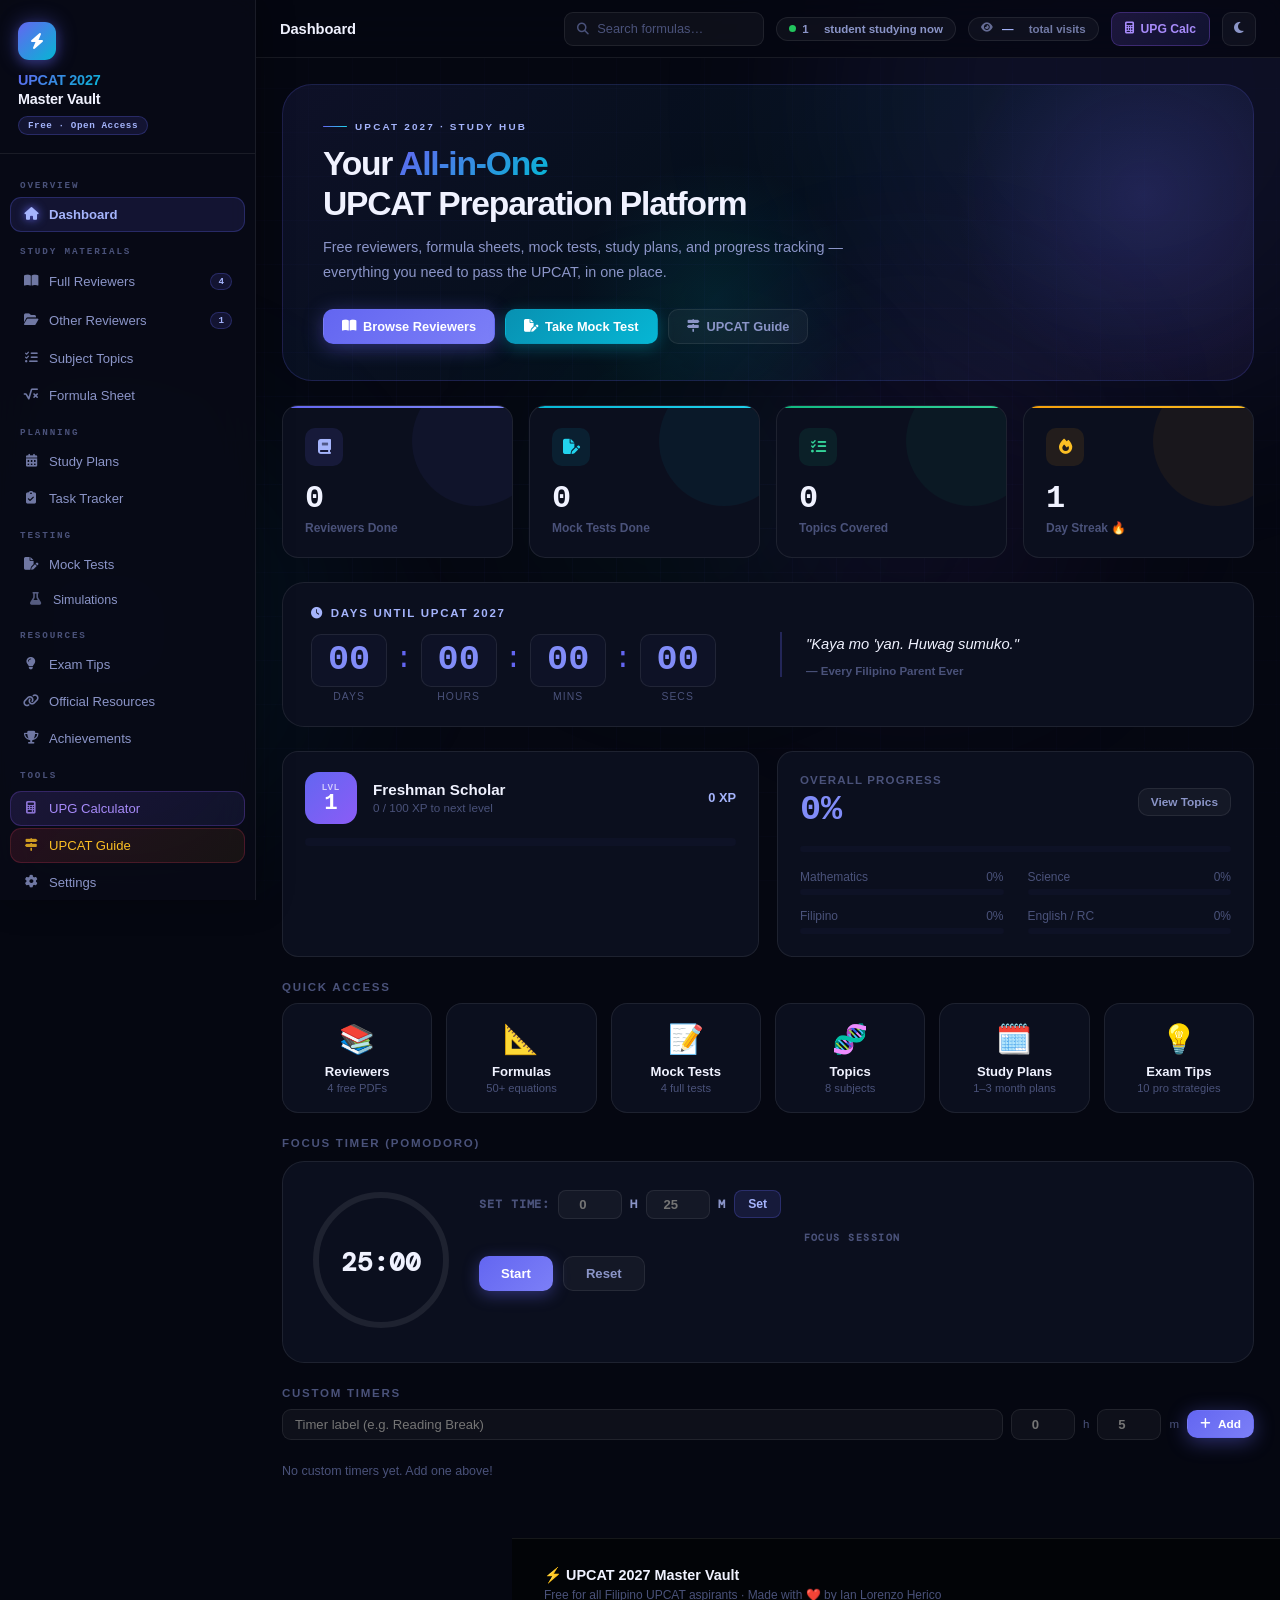
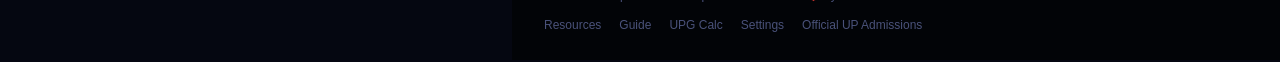
<file: index.html>
<!DOCTYPE html>
<html lang="en" data-theme="dark">
<head>
  <meta charset="UTF-8" />
  <meta name="viewport" content="width=device-width, initial-scale=1.0" />
  <title>UPCAT 2027 Master Vault — Premium Study Hub</title>
  <meta name="description" content="The ultimate free study hub for UPCAT 2027 aspirants. Reviewers, formulas, mock tests, study plans, and more." />

  <!-- Fonts -->
  <link rel="preconnect" href="https://fonts.googleapis.com" />
  <link rel="preconnect" href="https://fonts.gstatic.com" crossorigin />
  <link href="https://fonts.googleapis.com/css2?family=Syne:wght@400;600;700;800&family=DM+Mono:ital,wght@0,400;0,500;1,400&family=Inter:wght@400;500;600;700;800&display=swap" rel="stylesheet" />

  <!-- Icons -->
  <link rel="stylesheet" href="https://cdnjs.cloudflare.com/ajax/libs/font-awesome/6.5.0/css/all.min.css" />

  <!-- Stylesheet -->
  <link rel="stylesheet" href="style.css" />
</head>
<body>

<!-- ===================== LOADER ===================== -->
<div class="loader" id="loader">
  <div class="loader-logo"><span class="glow-text">UPCAT</span> Vault</div>
  <div class="loader-sub">2027 Master Study Hub</div>
  <div class="loader-progress-wrap">
    <div class="loader-progress-track">
      <div class="loader-progress-fill" id="loaderFill"></div>
    </div>
    <div class="loader-pct" id="loaderPct">0%</div>
  </div>
  <div class="loader-credit">Concept by Ian Lorenzo Herico</div>
</div>

<!-- ===================== BACKGROUNDS ===================== -->
<div class="bg-grid"></div>
<div class="bg-orbs">
  <div class="orb orb-1"></div>
  <div class="orb orb-2"></div>
  <div class="orb orb-3"></div>
  <div class="orb orb-4"></div>
</div>

<!-- ===================== OVERLAY (mobile) ===================== -->
<div class="overlay" id="overlay" onclick="closeSidebar()"></div>

<!-- ===================== APP WRAPPER ===================== -->
<div class="app">

  <!-- ==================== SIDEBAR ==================== -->
  <aside class="sidebar" id="sidebar">
    <div class="sidebar-logo">
      <div class="sidebar-logo-icon"><i class="fas fa-bolt"></i></div>
      <div class="sidebar-logo-text"><span class="hl">UPCAT 2027</span><br>Master Vault</div>
      <div class="sidebar-badge">Free · Open Access</div>
    </div>

    <nav class="sidebar-nav">
      <div class="nav-group-label">Overview</div>
      <div class="nav-item active" onclick="showSection('dashboard',this)">
        <i class="fas fa-house"></i> Dashboard
      </div>

      <div class="nav-group-label">Study Materials</div>
      <div class="nav-item" onclick="showSection('reviewers',this)">
        <i class="fas fa-book-open"></i> Full Reviewers
        <span class="nav-badge">4</span>
      </div>
      <div class="nav-item" onclick="showSection('other-reviewers',this)">
        <i class="fas fa-folder-open"></i> Other Reviewers
        <span class="nav-badge">1</span>
      </div>
      <div class="nav-item" onclick="showSection('topics',this)">
        <i class="fas fa-list-check"></i> Subject Topics
      </div>
      <div class="nav-item" onclick="showSection('formulas',this)">
        <i class="fas fa-square-root-variable"></i> Formula Sheet
      </div>

      <div class="nav-group-label">Planning</div>
      <div class="nav-item" onclick="showSection('plans',this)">
        <i class="fas fa-calendar-days"></i> Study Plans
      </div>
      <div class="nav-item" onclick="showSection('tasks',this)">
        <i class="fas fa-clipboard-check"></i> Task Tracker
      </div>

      <div class="nav-group-label">Testing</div>
      <div class="nav-item" onclick="showSection('mocks',this)">
        <i class="fas fa-file-pen"></i> Mock Tests
      </div>
      <div class="nav-item" onclick="showSection('mocks',this)" style="margin-left:4px;font-size:0.78rem;padding:8px 12px;">
        <i class="fas fa-flask" style="opacity:0.6;"></i> Simulations
      </div>

      <div class="nav-group-label">Resources</div>
      <div class="nav-item" onclick="showSection('tips',this)">
        <i class="fas fa-lightbulb"></i> Exam Tips
      </div>
      <div class="nav-item" onclick="showSection('official',this)">
        <i class="fas fa-link"></i> Official Resources
      </div>
      <div class="nav-item" onclick="showSection('achievements',this)">
        <i class="fas fa-trophy"></i> Achievements
      </div>

      <div class="nav-group-label">Tools</div>
      <div class="nav-item nav-upg" onclick="showSection('upg',this)">
        <i class="fas fa-calculator"></i> UPG Calculator
      </div>
      <div class="nav-item nav-guide" onclick="showSection('guide',this)">
        <i class="fas fa-map-signs"></i> UPCAT Guide
      </div>
      <div class="nav-item" onclick="showSection('settings',this)">
        <i class="fas fa-gear"></i> Settings
      </div>
      <div class="nav-item" onclick="showSection('credits',this)">
        <i class="fas fa-heart"></i> Credits
      </div>
    </nav>

    <div class="sidebar-footer">
      Free for all UPCAT aspirants<br>
      Made with ❤️ by <span class="credit-name">Ian Lorenzo Herico</span><br>
      UPCAT 2027 · All rights reserved
    </div>
  </aside>

  <!-- ==================== MAIN ==================== -->
  <div class="main">

    <!-- TOPBAR -->
    <header class="topbar">
      <button class="topbar-btn hamburger" onclick="toggleSidebar()" aria-label="Menu">
        <i class="fas fa-bars"></i>
      </button>
      <div class="topbar-title" id="topbar-title">Dashboard</div>
      <div class="search-bar">
        <i class="fas fa-magnifying-glass"></i>
        <input type="text" id="globalSearch" placeholder="Search formulas…" oninput="handleSearch(this.value)" />
      </div>
      <!-- Live visitor counter -->
      <div class="visitor-counter" aria-label="Live study session counter">
        <span class="visitor-dot"></span>
        <span id="visitor-count">1</span>&nbsp;<span id="visitor-label">student studying now</span>
      </div>
      <!-- Total visits counter -->
      <div class="visitor-counter total-visits-counter" aria-label="Total website visits" title="Total times this site has been opened">
        <i class="fas fa-eye" style="font-size:0.65rem;opacity:0.7;margin-right:3px;"></i>
        <span id="total-visit-count">—</span>&nbsp;<span class="total-visits-label">total visits</span>
      </div>
      <button class="topbar-upg-btn" onclick="showSection('upg')">
        <i class="fas fa-calculator"></i> <span class="btn-text">UPG Calc</span>
      </button>
      <button class="topbar-btn" id="themeBtn" onclick="toggleTheme()" aria-label="Toggle theme">
        <i class="fas fa-moon"></i>
      </button>
    </header>

    <!-- CONTENT -->
    <main class="content">

      <!-- ============ DASHBOARD ============ -->
      <section class="section active" id="sec-dashboard">
        <!-- Hero Banner -->
        <div class="hero-banner fade-up">
          <div class="hero-eyebrow">UPCAT 2027 · Study Hub</div>
          <h2>Your <span class="gradient-text">All-in-One</span><br>UPCAT Preparation Platform</h2>
          <p>Free reviewers, formula sheets, mock tests, study plans, and progress tracking — everything you need to pass the UPCAT, in one place.</p>
          <div class="hero-cta">
            <button class="btn btn-primary" onclick="showSection('reviewers')">
              <i class="fas fa-book-open"></i> Browse Reviewers
            </button>
            <button class="btn btn-cyan" onclick="showSection('mocks')">
              <i class="fas fa-file-pen"></i> Take Mock Test
            </button>
            <button class="btn btn-secondary" onclick="showSection('guide')">
              <i class="fas fa-map-signs"></i> UPCAT Guide
            </button>
          </div>
        </div>

        <!-- Stats Grid -->
        <div class="grid-4 mb-24 fade-up">
          <div class="stat-card s-indigo">
            <div class="stat-icon si-indigo"><i class="fas fa-book"></i></div>
            <div class="stat-value" id="stat-pdfs">0</div>
            <div class="stat-label">Reviewers Done</div>
          </div>
          <div class="stat-card s-cyan">
            <div class="stat-icon si-cyan"><i class="fas fa-file-pen"></i></div>
            <div class="stat-value" id="stat-mocks">0</div>
            <div class="stat-label">Mock Tests Done</div>
          </div>
          <div class="stat-card s-emerald">
            <div class="stat-icon si-emerald"><i class="fas fa-list-check"></i></div>
            <div class="stat-value" id="stat-topics">0</div>
            <div class="stat-label">Topics Covered</div>
          </div>
          <div class="stat-card s-amber">
            <div class="stat-icon si-amber"><i class="fas fa-fire"></i></div>
            <div class="stat-value" id="stat-streak">0</div>
            <div class="stat-label">Day Streak 🔥</div>
          </div>
        </div>

        <!-- Countdown + Quote -->
        <div class="countdown-wrap mb-24 fade-up">
          <div>
            <div class="countdown-label"><i class="fas fa-clock" style="margin-right:6px;"></i>Days Until UPCAT 2027</div>
            <div class="countdown-units">
              <div class="countdown-unit">
                <div class="countdown-num" id="cd-days">--</div>
                <span>Days</span>
              </div>
              <div class="countdown-sep">:</div>
              <div class="countdown-unit">
                <div class="countdown-num" id="cd-hrs">--</div>
                <span>Hours</span>
              </div>
              <div class="countdown-sep">:</div>
              <div class="countdown-unit">
                <div class="countdown-num" id="cd-min">--</div>
                <span>Mins</span>
              </div>
              <div class="countdown-sep">:</div>
              <div class="countdown-unit">
                <div class="countdown-num" id="cd-sec">--</div>
                <span>Secs</span>
              </div>
            </div>
          </div>
          <div class="quote-wrap">
            <div class="quote-text" id="quote-text">"Loading your daily motivation…"</div>
            <div class="quote-author" id="quote-author">— UPCAT 2027 Vault</div>
          </div>
        </div>

        <!-- XP Bar + Progress -->
        <div class="grid-2 mb-24">
          <div class="xp-bar-wrap fade-up">
            <div class="xp-top">
              <div class="xp-level-badge">
                <div class="xp-level-label">LVL</div>
                <div class="xp-level-num" id="xp-level">1</div>
              </div>
              <div class="xp-info">
                <div class="xp-title" id="xp-rank">Freshman Scholar</div>
                <div class="xp-sub" id="xp-sub">0 / 100 XP to next level</div>
              </div>
              <div style="font-size:0.8rem;color:var(--accent-3);font-weight:700;" id="xp-total">0 XP</div>
            </div>
            <div class="xp-track"><div class="xp-fill" id="xp-fill" style="width:0%"></div></div>
          </div>

          <div class="progress-panel fade-up">
            <div class="progress-panel-header">
              <div>
                <div style="font-size:0.72rem;color:var(--text-muted);font-weight:700;letter-spacing:0.1em;margin-bottom:4px;">OVERALL PROGRESS</div>
                <div class="overall-pct" id="overall-pct">0%</div>
              </div>
              <button class="btn btn-secondary btn-sm" onclick="showSection('topics')">View Topics</button>
            </div>
            <div class="progress-track mb-24" style="margin-bottom:18px;">
              <div class="progress-fill" id="overall-bar" style="width:0%"></div>
            </div>
            <div class="subject-bars">
              <div><div class="progress-label"><span>Mathematics</span><span id="pct-math">0%</span></div><div class="progress-track"><div class="progress-fill" id="bar-math" style="width:0%;background:linear-gradient(90deg,#6366f1,#818cf8)"></div></div></div>
              <div><div class="progress-label"><span>Science</span><span id="pct-sci">0%</span></div><div class="progress-track"><div class="progress-fill" id="bar-sci" style="width:0%;background:linear-gradient(90deg,#10b981,#34d399)"></div></div></div>
              <div><div class="progress-label"><span>Filipino</span><span id="pct-fil">0%</span></div><div class="progress-track"><div class="progress-fill" id="bar-fil" style="width:0%;background:linear-gradient(90deg,#f43f5e,#fb7185)"></div></div></div>
              <div><div class="progress-label"><span>English / RC</span><span id="pct-eng">0%</span></div><div class="progress-track"><div class="progress-fill" id="bar-eng" style="width:0%;background:linear-gradient(90deg,#818cf8,#a5b4fc)"></div></div></div>
            </div>
          </div>
        </div>

        <!-- Quick Access -->
        <div style="margin-bottom:10px;font-size:0.72rem;font-weight:700;color:var(--text-muted);letter-spacing:0.15em;text-transform:uppercase;" class="fade-up">Quick Access</div>
        <div class="quick-grid mb-24 fade-up">
          <div class="quick-card" onclick="showSection('reviewers')">
            <div class="quick-icon">📚</div>
            <div class="quick-title">Reviewers</div>
            <div class="quick-sub">4 free PDFs</div>
          </div>
          <div class="quick-card" onclick="showSection('formulas')">
            <div class="quick-icon">📐</div>
            <div class="quick-title">Formulas</div>
            <div class="quick-sub">50+ equations</div>
          </div>
          <div class="quick-card" onclick="showSection('mocks')">
            <div class="quick-icon">📝</div>
            <div class="quick-title">Mock Tests</div>
            <div class="quick-sub">4 full tests</div>
          </div>
          <div class="quick-card" onclick="showSection('topics')">
            <div class="quick-icon">🧬</div>
            <div class="quick-title">Topics</div>
            <div class="quick-sub">8 subjects</div>
          </div>
          <div class="quick-card" onclick="showSection('plans')">
            <div class="quick-icon">🗓️</div>
            <div class="quick-title">Study Plans</div>
            <div class="quick-sub">1–3 month plans</div>
          </div>
          <div class="quick-card" onclick="showSection('tips')">
            <div class="quick-icon">💡</div>
            <div class="quick-title">Exam Tips</div>
            <div class="quick-sub">10 pro strategies</div>
          </div>
        </div>

        <!-- Pomodoro Timer -->
        <div class="mb-24 fade-up">
          <div style="font-size:0.72rem;font-weight:700;color:var(--text-muted);letter-spacing:0.15em;text-transform:uppercase;margin-bottom:12px;">Focus Timer (Pomodoro)</div>
          <div class="pomo-wrap">
            <div class="pomo-svg-wrap">
              <svg width="140" height="140" viewBox="0 0 140 140">
                <defs>
                  <linearGradient id="pomoGrad" x1="0%" y1="0%" x2="100%" y2="0%">
                    <stop offset="0%" stop-color="#6366f1"/>
                    <stop offset="100%" stop-color="#06b6d4"/>
                  </linearGradient>
                </defs>
                <circle class="pomo-track" cx="70" cy="70" r="65"/>
                <circle class="pomo-progress" id="pomo-circle" cx="70" cy="70" r="65" transform="rotate(-90 70 70)"/>
              </svg>
              <div class="pomo-display" id="pomo-display">25:00</div>
            </div>
            <!-- Custom time input -->
            <div style="flex:1;min-width:0;">
              <div class="pomo-custom-wrap">
                <label>Set Time:</label>
                <input type="number" class="pomo-time-input" id="pomo-hrs-input" min="0" max="23" placeholder="0" title="Hours" />
                <label style="color:var(--text-secondary);">h</label>
                <input type="number" class="pomo-time-input" id="pomo-min-input" min="1" max="59" placeholder="25" title="Minutes" />
                <label style="color:var(--text-secondary);">m</label>
                <button class="pomo-set-btn" onclick="setCustomPomo()">Set</button>
              </div>
              <div class="pomo-mode-label" id="pomo-mode-label">FOCUS SESSION</div>
              <div class="pomo-buttons">
                <button class="pomo-btn start" id="pomo-start" onclick="togglePomo()">Start</button>
                <button class="pomo-btn reset" onclick="resetPomo()">Reset</button>
              </div>
            </div>
          </div>

          <!-- Additional Custom Timers -->
          <div class="custom-timers-section">
            <div style="font-size:0.72rem;font-weight:700;color:var(--text-muted);letter-spacing:0.15em;text-transform:uppercase;margin-bottom:10px;">Custom Timers</div>
            <div class="custom-timer-add-row">
              <input type="text" class="custom-timer-name-input" id="ct-name-input" placeholder="Timer label (e.g. Reading Break)" maxlength="40" />
              <input type="number" class="custom-timer-num-input" id="ct-hrs-input" min="0" max="23" placeholder="0" title="Hours" />
              <span style="font-size:0.72rem;color:var(--text-muted);">h</span>
              <input type="number" class="custom-timer-num-input" id="ct-min-input" min="1" max="59" placeholder="5" title="Minutes" />
              <span style="font-size:0.72rem;color:var(--text-muted);">m</span>
              <button class="btn btn-primary btn-sm" onclick="addCustomTimer()"><i class="fas fa-plus"></i> Add</button>
            </div>
            <div class="custom-timer-list" id="custom-timer-list"></div>
          </div>
        </div>
      </section>

      <!-- ============ REVIEWERS ============ -->
      <section class="section" id="sec-reviewers">
        <div class="section-header">
          <h1>📚 Full Reviewers</h1>
          <p>Free UPCAT reviewers covering all four subtests. View directly or open in Google Drive. Mark complete to earn XP.</p>
        </div>
        <div class="grid-2" id="reviewer-grid"></div>
      </section>

      <!-- ============ OTHER REVIEWERS ============ -->
      <section class="section" id="sec-other-reviewers">
        <div class="section-header">
          <h1>📂 Other Reviewers</h1>
          <p>Personally trusted reviewer collections from the community. Browse the folders directly in Google Drive.</p>
        </div>
        <div class="grid-2" id="folder-reviewer-grid"></div>
      </section>

      <!-- ============ TOPICS ============ -->
      <section class="section" id="sec-topics">
        <div class="section-header">
          <h1>🧬 Subject Topics</h1>
          <p>Track your topic coverage across all 8 UPCAT subjects. Click to mark topics complete and earn +10 XP each.</p>
        </div>
        <div id="topics-container"></div>
      </section>

      <!-- ============ STUDY PLANS ============ -->
      <section class="section" id="sec-plans">
        <div class="section-header">
          <h1>🗓️ Study Plans</h1>
          <p>Choose a study plan that fits your timeline. Activate one to earn +25 XP and keep yourself accountable.</p>
        </div>
        <div class="grid-3" id="plans-container"></div>
      </section>

      <!-- ============ FORMULA SHEET ============ -->
      <section class="section" id="sec-formulas">
        <div class="section-header">
          <h1>📐 Formula Sheet</h1>
          <p>50+ essential formulas for Math, Physics, Chemistry, and Statistics. Bookmark your favorites or copy with one click.</p>
        </div>
        <div class="formula-filters" id="formula-filters"></div>
        <div class="grid-3" id="formula-grid"></div>
      </section>

      <!-- ============ TASK TRACKER ============ -->
      <section class="section" id="sec-tasks">
        <div class="section-header">
          <h1>✅ Task Tracker</h1>
          <p>Add study tasks, set priorities, and track your daily progress. Completing tasks earns +15 XP each.</p>
        </div>
        <div class="card mb-24 fade-up">
          <div class="task-add-row">
            <input type="text" class="task-input" id="taskInput" placeholder="Add a study task… (e.g. Review Algebra Chapter 3)" onkeydown="if(event.key==='Enter')addTask()" />
            <select class="task-select" id="taskPriority">
              <option value="high">🔴 High Priority</option>
              <option value="med" selected>🟡 Medium Priority</option>
              <option value="low">🟢 Low Priority</option>
            </select>
            <button class="btn btn-primary" onclick="addTask()">
              <i class="fas fa-plus"></i> Add Task
            </button>
          </div>
          <div id="task-list"></div>
        </div>
      </section>

      <!-- ============ EXAM TIPS ============ -->
      <section class="section" id="sec-tips">
        <div class="section-header">
          <h1>💡 Exam Tips</h1>
          <p>10 expert strategies to maximize your UPCAT score. Master these and go into exam day with confidence.</p>
        </div>
        <div class="grid-2" id="tips-container"></div>
      </section>

      <!-- ============ ACHIEVEMENTS ============ -->
      <section class="section" id="sec-achievements">
        <div class="section-header">
          <h1>🏆 Achievements</h1>
          <p>Earn badges by completing reviewers, topics, mock tests, and more. How many can you unlock?</p>
        </div>
        <div class="achievement-grid" id="achievement-grid"></div>
      </section>

      <!-- ============ OFFICIAL RESOURCES ============ -->
      <section class="section" id="sec-official">
        <div class="section-header">
          <h1>🔗 Official Resources</h1>
          <p>Direct links to official UP Diliman sources, UPCAT announcements, and trusted study platforms.</p>
        </div>
        <div class="resource-grid fade-up">
          <div class="resource-card">
            <div class="resource-icon" style="background:var(--maroon-dim);color:#f87171;">🏛️</div>
            <div>
              <div class="resource-title">UP Office of Admissions</div>
              <div class="resource-desc">Official admission announcements, UPCAT schedules, and application updates from UP Diliman.</div>
              <a href="https://www.up.edu.ph/admission/" target="_blank" class="btn btn-secondary btn-sm"><i class="fas fa-external-link-alt"></i> Visit Site</a>
            </div>
          </div>
          <div class="resource-card">
            <div class="resource-icon" style="background:var(--cyan-dim);color:var(--cyan-bright);">📋</div>
            <div>
              <div class="resource-title">UPCAT Application Portal</div>
              <div class="resource-desc">Online application system for UPCAT 2027. Check deadlines and submission requirements.</div>
              <a href="https://upcat.up.edu.ph/" target="_blank" class="btn btn-secondary btn-sm"><i class="fas fa-external-link-alt"></i> Apply Now</a>
            </div>
          </div>
          <div class="resource-card">
            <div class="resource-icon" style="background:var(--emerald-dim);color:var(--emerald-bright);">📖</div>
            <div>
              <div class="resource-title">Khan Academy (Free)</div>
              <div class="resource-desc">Free world-class Math and Science practice aligned with UPCAT topics. Highly recommended for drilling.</div>
              <a href="https://www.khanacademy.org/" target="_blank" class="btn btn-secondary btn-sm"><i class="fas fa-external-link-alt"></i> Practice</a>
            </div>
          </div>
          <div class="resource-card">
            <div class="resource-icon" style="background:var(--accent-dim);color:var(--accent-3);">🎥</div>
            <div>
              <div class="resource-title">Sir Mamerto Math (YouTube)</div>
              <div class="resource-desc">Top Filipino math reviewer channel. Excellent for UPCAT Math tips, shortcuts, and walkthroughs.</div>
              <a href="https://www.youtube.com/@SirMamerto" target="_blank" class="btn btn-secondary btn-sm"><i class="fas fa-external-link-alt"></i> Watch</a>
            </div>
          </div>
          <div class="resource-card">
            <div class="resource-icon" style="background:var(--amber-dim);color:var(--amber-bright);">📰</div>
            <div>
              <div class="resource-title">Philippine Science (DepEd)</div>
              <div class="resource-desc">Official DepEd K-12 learning resources and SHS modules covering UPCAT Science content.</div>
              <a href="https://lrmds.deped.gov.ph/" target="_blank" class="btn btn-secondary btn-sm"><i class="fas fa-external-link-alt"></i> Browse</a>
            </div>
          </div>
          <div class="resource-card">
            <div class="resource-icon" style="background:var(--purple-dim);color:var(--purple-bright);">🧪</div>
            <div>
              <div class="resource-title">Quizlet — UPCAT Flashcards</div>
              <div class="resource-desc">Community-made UPCAT flashcard sets for vocabulary, formulas, and key concepts. Great for active recall.</div>
              <a href="https://quizlet.com/search?query=upcat&type=sets" target="_blank" class="btn btn-secondary btn-sm"><i class="fas fa-external-link-alt"></i> Study</a>
            </div>
          </div>
        </div>
      </section>

      <!-- ============ MOCK TESTS & SIMULATIONS ============ -->
      <section class="section" id="sec-mocks">
        <div class="section-header">
          <h1>📝 Mock Tests & Simulations</h1>
          <p>Download or preview full mock exams. Simulate real UPCAT conditions and track your readiness.</p>
        </div>

        <div style="font-size:0.72rem;font-weight:700;color:var(--text-muted);letter-spacing:0.15em;text-transform:uppercase;margin-bottom:14px;">— Mock Tests (Track Completion)</div>
        <div class="grid-4 mb-32" id="mock-grid"></div>

        <div style="font-size:0.72rem;font-weight:700;color:var(--text-muted);letter-spacing:0.15em;text-transform:uppercase;margin-bottom:14px;">— Full Simulations (Preview & Download)</div>
        <div class="grid-2" id="simulation-grid"></div>
      </section>

      <!-- ============ UPG CALCULATOR (Google Sheets Embed) ============ -->
      <section class="section" id="sec-upg">
        <div class="section-header">
          <h1>🧮 UPG Calculator</h1>
          <p>Use the interactive UPG Calculator below — built in Google Sheets so you can input and compute your estimated University Predicted Grade directly.</p>
        </div>

        <!-- Notice Banner -->
        <div class="upg-notice-banner fade-up">
          <div class="upg-notice-icon">📊</div>
          <div class="upg-notice-content">
            <div class="upg-notice-title">Google Sheets UPG Calculator</div>
            <div class="upg-notice-desc">This is an interactive Google Sheets calculator embedded directly on this page. You can type your scores directly into the sheet. The calculator is a community estimate — the official UPG formula is not publicly disclosed by UP. <strong>Use for self-assessment only.</strong></div>
          </div>
          <a href="https://docs.google.com/spreadsheets/d/1APP1RizdXhwykcPxyhXs7Pskhp4jO94nGG0dVLYl-vI/edit?usp=drivesdk" target="_blank" class="btn btn-purple btn-sm upg-open-btn">
            <i class="fas fa-external-link-alt"></i> Open Full Screen
          </a>
        </div>

        <!-- Embedded Google Sheets Calculator -->
        <div class="upg-embed-wrap fade-up">
          <div class="upg-embed-header">
            <div style="display:flex;align-items:center;gap:10px;">
              <div class="upg-embed-dot dot-red"></div>
              <div class="upg-embed-dot dot-amber"></div>
              <div class="upg-embed-dot dot-green"></div>
              <span class="upg-embed-label">UPG Calculator — Google Sheets</span>
            </div>
            <a href="https://docs.google.com/spreadsheets/d/1APP1RizdXhwykcPxyhXs7Pskhp4jO94nGG0dVLYl-vI/edit?usp=drivesdk" target="_blank" class="btn btn-secondary btn-sm">
              <i class="fas fa-expand"></i> Fullscreen
            </a>
          </div>
          <div class="upg-iframe-container">
            <iframe
              src="https://docs.google.com/spreadsheets/d/1APP1RizdXhwykcPxyhXs7Pskhp4jO94nGG0dVLYl-vI/edit?usp=sharing&rm=minimal&embedded=true"
              class="upg-iframe"
              title="UPG Calculator - Google Sheets"
              frameborder="0"
              allowfullscreen
              loading="lazy"
            ></iframe>
            <div class="upg-iframe-fallback" id="upgFallback" style="display:none;">
              <div style="text-align:center;padding:40px;">
                <div style="font-size:2.5rem;margin-bottom:16px;">📊</div>
                <div style="font-weight:800;font-size:1rem;margin-bottom:8px;">Can't display the embedded sheet?</div>
                <div style="font-size:0.82rem;color:var(--text-secondary);margin-bottom:20px;line-height:1.7;">Some browsers block embedded Google Sheets. Use the button below to open the calculator directly in Google Sheets — you can still input your scores there.</div>
                <a href="https://docs.google.com/spreadsheets/d/1APP1RizdXhwykcPxyhXs7Pskhp4jO94nGG0dVLYl-vI/edit?usp=drivesdk" target="_blank" class="btn btn-purple">
                  <i class="fas fa-external-link-alt"></i> Open Calculator in Google Sheets
                </a>
              </div>
            </div>
          </div>
        </div>

        <!-- Instructions -->
        <div class="card fade-up" style="max-width:680px;margin-top:20px;">
          <div style="font-size:0.85rem;font-weight:800;margin-bottom:14px;font-family:var(--font-display);">📋 How to Use the UPG Calculator</div>
          <ul class="guide-list">
            <li><strong>Step 1:</strong> The Google Sheets calculator is embedded above. Click on the cells to enter your scores.</li>
            <li><strong>Step 2:</strong> Input your UPCAT Percentile Rank (0–100) in the designated cell.</li>
            <li><strong>Step 3:</strong> Input your High School Grade average in the correct field.</li>
            <li><strong>Step 4:</strong> The sheet will automatically compute your estimated UPG.</li>
            <li><strong>Step 5:</strong> If the embed doesn't load, click "Open Full Screen" to use it directly in Google Sheets.</li>
          </ul>
        </div>

        <!-- UPG Cutoffs Reference -->
        <div class="card fade-up" style="max-width:680px;margin-top:16px;">
          <div style="font-size:0.85rem;font-weight:800;margin-bottom:14px;font-family:var(--font-display);">📊 Typical UPG Cutoffs (Community Estimates)</div>
          <div class="grid-2" style="gap:10px;">
            <div style="padding:12px;background:var(--bg-elevated);border-radius:10px;border:1px solid var(--glass-border);">
              <div style="font-size:0.7rem;font-weight:700;color:var(--text-muted);margin-bottom:4px;">Medicine / Law / Engineering</div>
              <div style="font-weight:800;color:var(--rose);font-family:var(--font-mono);">&lt; 2.00 UPG</div>
            </div>
            <div style="padding:12px;background:var(--bg-elevated);border-radius:10px;border:1px solid var(--glass-border);">
              <div style="font-size:0.7rem;font-weight:700;color:var(--text-muted);margin-bottom:4px;">Business / Social Sciences</div>
              <div style="font-weight:800;color:var(--amber-bright);font-family:var(--font-mono);">&lt; 2.80 UPG</div>
            </div>
            <div style="padding:12px;background:var(--bg-elevated);border-radius:10px;border:1px solid var(--glass-border);">
              <div style="font-size:0.7rem;font-weight:700;color:var(--text-muted);margin-bottom:4px;">Sciences / Education</div>
              <div style="font-weight:800;color:var(--emerald-bright);font-family:var(--font-mono);">&lt; 3.20 UPG</div>
            </div>
            <div style="padding:12px;background:var(--bg-elevated);border-radius:10px;border:1px solid var(--glass-border);">
              <div style="font-size:0.7rem;font-weight:700;color:var(--text-muted);margin-bottom:4px;">Other Programs</div>
              <div style="font-weight:800;color:var(--cyan-bright);font-family:var(--font-mono);">&lt; 3.50+ UPG</div>
            </div>
          </div>
          <div style="font-size:0.7rem;color:var(--text-muted);margin-top:12px;line-height:1.6;">Note: Cutoffs vary widely by campus and year. These are unofficial community estimates. Always refer to the official UP Admissions website for accurate information.</div>
        </div>
      </section>

      <!-- ============ UPCAT PROCESS GUIDE (Expanded & Accurate) ============ -->
      <section class="section" id="sec-guide">
        <div class="section-header">
          <h1>🗺️ UPCAT Process Guide</h1>
          <p>Complete, step-by-step guide to the UPCAT — from eligibility to results. Your roadmap to becoming an Isko or Iska.</p>
        </div>

        <!-- Hero Banner -->
        <div class="guide-hero fade-up">
          <div style="position:relative;z-index:1;">
            <div style="display:flex;align-items:center;gap:10px;margin-bottom:12px;">
              <span style="font-size:2rem;">🏛️</span>
              <div>
                <div style="font-family:var(--font-display);font-size:1.4rem;font-weight:800;letter-spacing:-0.5px;">University of the Philippines</div>
                <div style="font-size:0.78rem;color:var(--text-secondary);">College Admission Test (UPCAT)</div>
              </div>
            </div>
            <p style="font-size:0.85rem;color:var(--text-secondary);line-height:1.75;max-width:580px;">The UPCAT is the college admission test for all UP System campuses. It tests Language Proficiency, Reading Comprehension, Mathematics, and Science. Your score combines with your High School GWA to produce your <strong style="color:var(--accent-3);">University Predicted Grade (UPG)</strong> — the lower, the better.</p>
            <div style="display:flex;gap:10px;flex-wrap:wrap;margin-top:16px;">
              <div style="font-size:0.72rem;padding:5px 12px;border-radius:99px;background:var(--accent-dim);color:var(--accent-3);border:1px solid var(--accent-border);font-weight:700;"><i class="fas fa-users" style="margin-right:5px;"></i>~100,000+ takers/year</div>
              <div style="font-size:0.72rem;padding:5px 12px;border-radius:99px;background:var(--emerald-dim);color:var(--emerald-bright);border:1px solid rgba(16,185,129,0.25);font-weight:700;"><i class="fas fa-percentage" style="margin-right:5px;"></i>~14% passing rate</div>
              <div style="font-size:0.72rem;padding:5px 12px;border-radius:99px;background:var(--amber-dim);color:var(--amber-bright);border:1px solid rgba(245,158,11,0.25);font-weight:700;"><i class="fas fa-clock" style="margin-right:5px;"></i>4 subtests · ~5 hours</div>
              <div style="font-size:0.72rem;padding:5px 12px;border-radius:99px;background:var(--rose-dim);color:var(--rose);border:1px solid rgba(244,63,94,0.25);font-weight:700;"><i class="fas fa-calendar" style="margin-right:5px;"></i>Held annually (Aug 1–2, 2026)</div>
            </div>
          </div>
        </div>

        <!-- ===== SECTION 1: HOW TO APPLY ===== -->
        <div style="font-size:0.72rem;font-weight:700;color:var(--text-muted);letter-spacing:0.15em;text-transform:uppercase;margin-bottom:14px;font-family:var(--font-mono);">— Step-by-Step Application Process</div>
        <div class="guide-steps fade-up">
          <div class="guide-step-card">
            <div class="guide-step-num" style="background:var(--accent-dim);color:var(--accent-3);">01</div>
            <div class="guide-step-title">Check Eligibility</div>
            <div class="guide-step-desc">For UPCAT 2027 (Academic Year 2027–2028), you must be a current Grade 11 student (SY 2025–2026) who will graduate from senior high school in 2027. You can only take the UPCAT once in your lifetime — there are no retakes.</div>
          </div>
          <div class="guide-step-card">
            <div class="guide-step-num" style="background:var(--cyan-dim);color:var(--cyan-bright);">02</div>
            <div class="guide-step-title">Fill Out Form 1 (Application Period: March 3–30, 2026)</div>
            <div class="guide-step-desc">Go to the official UPCAT Online Application System (OAS) at upcat.up.edu.ph and fill out Form 1 — the Application for First Year Admission Personal Data Sheet. Use an active email address you check regularly; all notifications will be sent there.</div>
          </div>
          <div class="guide-step-card">
            <div class="guide-step-num" style="background:var(--emerald-dim);color:var(--emerald-bright);">03</div>
            <div class="guide-step-title">School Confirmation via Form 2A (Deadline: April 10, 2026)</div>
            <div class="guide-step-desc">The online portal automatically forwards a request to your high school principal or school head to fill out school information and confirm your enrollment or graduation status. Your high school then submits Form 2A (Senior High School Profile) and confirms that you are currently enrolled in Grade 11 or have already graduated from senior high school.</div>
          </div>
          <div class="guide-step-card">
            <div class="guide-step-num" style="background:var(--amber-dim);color:var(--amber-bright);">04</div>
            <div class="guide-step-title">Pay the Application Fee</div>
            <div class="guide-step-desc">Pay the UPCAT application fee. The application fee is free for Filipino applicants. Check the official UP Admissions site for the most current payment details.</div>
          </div>
          <div class="guide-step-card">
            <div class="guide-step-num" style="background:var(--rose-dim);color:var(--rose);">05</div>
            <div class="guide-step-title">Await Your Test Permit (Release: July 2026)</div>
            <div class="guide-step-desc">Details regarding the availability and release of the UPCAT 2027 test permit will be sent via email once available. Test permits are expected to be released in July 2026. Log in to your OAS account to download it when notified — print it on white bond paper and do not resize or alter it.</div>
          </div>
          <div class="guide-step-card">
            <div class="guide-step-num" style="background:var(--purple-dim);color:var(--purple-bright);">06</div>
            <div class="guide-step-title">Take the UPCAT (August 1–2, 2026)</div>
            <div class="guide-step-desc">The UPCAT 2027 will be held on August 1 and 2, 2026. Arrive at your assigned test center at least 30 minutes early. Bring your printed test permit, at least 2 valid IDs, #2 or HB pencils, a black ballpen, and an eraser. No calculators, phones, smartwatches, or electronic devices are allowed. Listen carefully to the proctor's instructions before starting.</div>
          </div>
          <div class="guide-step-card">
            <div class="guide-step-num" style="background:var(--amber-dim);color:var(--amber-bright);">07</div>
            <div class="guide-step-title">Submit Form 2B — Grades Submission (August 3–24, 2026)</div>
            <div class="guide-step-desc">After the exam, update and resubmit Form 1 (Personal Data Sheet), then fill out and submit Form 2B (Secondary School Record). The online portal will notify your high school regarding access to the Form 2A Portal and request a certified true copy of the Permanent Secondary School Record (F137/SF10). Your high school then submits Form 2A and confirms you are currently enrolled in Grade 12 or have already graduated from senior high school.</div>
          </div>
          <div class="guide-step-card">
            <div class="guide-step-num" style="background:var(--emerald-dim);color:var(--emerald-bright);">08</div>
            <div class="guide-step-title">Official School Record Validation</div>
            <div class="guide-step-desc">The Office of Admissions receives a hard copy of your official school record, subject to validation. Once available in the portal, download a PDF copy of your submitted Forms 1 and 2B, as well as the acknowledgment receipt.</div>
          </div>
          <div class="guide-step-card">
            <div class="guide-step-num" style="background:var(--accent-dim);color:var(--accent-3);">09</div>
            <div class="guide-step-title">Wait for Results</div>
            <div class="guide-step-desc">UPCAT results are typically released 4–6 months after the exam (usually January–April of the following year). Results are announced on the official UP Admissions website and individual campus websites. Check regularly and use your OAS login credentials to view your results. Passers will receive instructions for enrollment.</div>
          </div>
        </div>

        <!-- ===== SECTION 2: QUALIFICATION REQUIREMENTS ===== -->
        <div style="font-size:0.72rem;font-weight:700;color:var(--text-muted);letter-spacing:0.15em;text-transform:uppercase;margin-bottom:14px;font-family:var(--font-mono);">— Eligibility & Qualification Requirements</div>
        <div class="guide-accordion fade-up">
          <div class="guide-acc-header" onclick="toggleGuideAcc(this)">
            <div class="guide-acc-icon" style="background:var(--accent-dim);color:var(--accent-3);">🎓</div>
            <div class="guide-acc-title">Who Can Apply for UPCAT?</div>
            <i class="fas fa-chevron-down guide-acc-chevron"></i>
          </div>
          <div class="guide-acc-body">
            <ul class="guide-list">
              <li><strong>Current Grade 11 students</strong> (SY 2025–2026) who will graduate from senior high school in 2027 are the primary applicants for UPCAT 2027 (Academic Year 2027–2028).</li>
              <li><strong>Recent SHS graduates</strong> who completed senior high school in the immediately preceding school year — subject to specific UP guidelines each year.</li>
              <li>Applicants must <strong>not have previously taken the UPCAT</strong> — you only get one chance.</li>
              <li>Applicants must meet the <strong>minimum GWA requirement</strong> set by UP (typically at least 83 or 84 average in core subjects — verify with the current application bulletin).</li>
              <li><strong>ALS passers</strong> who meet the equivalent academic requirements may also be eligible — check the official announcement each cycle.</li>
            </ul>
          </div>
        </div>

        <div class="guide-accordion fade-up">
          <div class="guide-acc-header" onclick="toggleGuideAcc(this)">
            <div class="guide-acc-icon" style="background:var(--cyan-dim);color:var(--cyan-bright);">📄</div>
            <div class="guide-acc-title">Documents Required for Application</div>
            <i class="fas fa-chevron-down guide-acc-chevron"></i>
          </div>
          <div class="guide-acc-body">
            <ul class="guide-list">
              <li><strong>ID Photo:</strong> Recent 1x1 or 2x2 photo on white background, formal attire, with name tag. Digital upload required.</li>
              <li><strong>Grade 10 Report Card (Form 138):</strong> Shows your cumulative grades from Junior High School. This is used to compute your initial GWA for the application.</li>
              <li><strong>Certificate of Enrollment:</strong> Proves you are currently enrolled in Grade 11 during the application period.</li>
              <li><strong>Form 2B (Secondary School Record):</strong> Submitted after the exam (August 3–24, 2026). This records your official school grades and is submitted together with your updated Form 1.</li>
              <li><strong>For graduates:</strong> Certified true copy of the Permanent Secondary School Record (F137/SF10) — submitted by the school to the Office of Admissions for validation.</li>
            </ul>
          </div>
        </div>

        <!-- ===== SECTION 3: CAMPUS & COURSE CHOICES ===== -->
        <div style="font-size:0.72rem;font-weight:700;color:var(--text-muted);letter-spacing:0.15em;text-transform:uppercase;margin-bottom:14px;font-family:var(--font-mono);">— Choosing Your Campus & Degree Program</div>
        <div class="guide-accordion fade-up">
          <div class="guide-acc-header" onclick="toggleGuideAcc(this)">
            <div class="guide-acc-icon" style="background:var(--emerald-dim);color:var(--emerald-bright);">🏫</div>
            <div class="guide-acc-title">Quota vs Non-Quota Programs — What's the Difference?</div>
            <i class="fas fa-chevron-down guide-acc-chevron"></i>
          </div>
          <div class="guide-acc-body">
            <p style="font-size:0.82rem;color:var(--text-secondary);line-height:1.75;margin-bottom:14px;"><strong style="color:var(--text-primary);">Quota programs</strong> have a fixed number of available slots per campus. Admission is purely competitive — only the applicants with the lowest UPG within the quota are admitted. Even a passing UPG may not be enough if the quota is already filled by students with lower UPGs.</p>
            <p style="font-size:0.82rem;color:var(--text-secondary);line-height:1.75;margin-bottom:14px;"><strong style="color:var(--text-primary);">Non-quota programs</strong> admit all applicants who pass — there is no slot limit. Any applicant who achieves a UPG at or below the program's passing threshold is admitted.</p>
            <ul class="guide-list">
              <li><strong>Quota programs</strong> include: Medicine (pre-med), Engineering, Architecture, Fine Arts, Nursing, Physical Therapy, and several other competitive courses. Check the current bulletin for the official list.</li>
              <li><strong>Non-quota programs</strong> include: Education, Social Sciences, Humanities, and other liberal arts-type programs.</li>
              <li>Applicants are <strong>ranked by UPG</strong> within quota programs — the lower your UPG, the more competitive you are.</li>
              <li>Strategize your program choices: put your most desired program first, but include at least one non-quota backup option.</li>
            </ul>
          </div>
        </div>

        <!-- UP System Campuses -->
        <div style="font-size:0.72rem;font-weight:700;color:var(--text-muted);letter-spacing:0.15em;text-transform:uppercase;margin-bottom:14px;font-family:var(--font-mono);">— UP System Campuses</div>
        <div class="campus-grid fade-up" style="margin-bottom:28px;">
          <div class="campus-card"><div class="campus-name">UP Diliman</div><div class="campus-loc">Quezon City · Most competitive</div></div>
          <div class="campus-card"><div class="campus-name">UP Manila</div><div class="campus-loc">Manila · Health Sciences focus</div></div>
          <div class="campus-card"><div class="campus-name">UP Los Baños</div><div class="campus-loc">Laguna · Agriculture & Sci focus</div></div>
          <div class="campus-card"><div class="campus-name">UP Visayas</div><div class="campus-loc">Iloilo City & Tacloban</div></div>
          <div class="campus-card"><div class="campus-name">UP Mindanao</div><div class="campus-loc">Davao City</div></div>
          <div class="campus-card"><div class="campus-name">UP Cebu</div><div class="campus-loc">Cebu City</div></div>
          <div class="campus-card"><div class="campus-name">UP Baguio</div><div class="campus-loc">Baguio City</div></div>
          <div class="campus-card"><div class="campus-name">UP Open University</div><div class="campus-loc">Los Baños · Distance Learning</div></div>
        </div>

        <!-- ===== SECTION 4: EXAM DETAILS ===== -->
        <div style="font-size:0.72rem;font-weight:700;color:var(--text-muted);letter-spacing:0.15em;text-transform:uppercase;margin-bottom:14px;font-family:var(--font-mono);">— UPCAT Exam Details</div>
        <div class="subtests-grid fade-up" style="margin-bottom:28px;">
          <div class="subtest-card">
            <div class="subtest-title" style="color:var(--accent-3);">📖 Language Proficiency</div>
            <div class="subtest-items">Vocabulary, grammar, sentence structure, analogies, Filipino language usage (tayutay, salawikain). Tests both English and Filipino proficiency. Approximately 50–60 items.</div>
          </div>
          <div class="subtest-card">
            <div class="subtest-title" style="color:var(--cyan-bright);">📚 Reading Comprehension</div>
            <div class="subtest-items">Passages with questions on main idea, inference, tone, and critical reading. Both English and Filipino texts included. Approximately 50–60 items.</div>
          </div>
          <div class="subtest-card">
            <div class="subtest-title" style="color:var(--emerald-bright);">📐 Mathematics</div>
            <div class="subtest-items">Algebra, geometry, trigonometry, statistics, word problems. Covers the K-12 curriculum up to Grade 12. No calculators allowed. Approximately 60 items.</div>
          </div>
          <div class="subtest-card">
            <div class="subtest-title" style="color:var(--amber-bright);">🧪 Science</div>
            <div class="subtest-items">Biology, Chemistry, Physics, Earth Science. Covers major concepts from Junior and Senior High School. Approximately 60 items.</div>
          </div>
        </div>

        <!-- ===== SECTION 5: WHAT TO BRING ===== -->
        <div style="font-size:0.72rem;font-weight:700;color:var(--text-muted);letter-spacing:0.15em;text-transform:uppercase;margin-bottom:14px;font-family:var(--font-mono);">— What to Bring on Exam Day</div>
        <div class="guide-accordion fade-up">
          <div class="guide-acc-header" onclick="toggleGuideAcc(this)">
            <div class="guide-acc-icon" style="background:var(--amber-dim);color:var(--amber-bright);">🎒</div>
            <div class="guide-acc-title">Exam Day Checklist — What to Bring & What NOT to Bring</div>
            <i class="fas fa-chevron-down guide-acc-chevron"></i>
          </div>
          <div class="guide-acc-body">
            <div class="grid-2" style="gap:16px;">
              <div>
                <div style="font-size:0.72rem;font-weight:700;color:var(--emerald-bright);letter-spacing:0.1em;text-transform:uppercase;margin-bottom:10px;">✅ BRING THESE</div>
                <ul class="guide-list">
                  <li><strong>Printed UPCAT Test Permit</strong> — absolutely required, no permit = no entry.</li>
                  <li><strong>At least 2 valid IDs</strong> — school ID + government-issued (e.g. PSA birth cert, PRC ID, passport, LTO ID).</li>
                  <li><strong>#2 or HB pencils</strong> — at least 3 pencils. Answer sheets are machine-scanned.</li>
                  <li><strong>Black ballpen</strong> — for personal details on answer sheets.</li>
                  <li><strong>Eraser (good quality)</strong> — for corrections on your answer sheet.</li>
                  <li><strong>Sharpener</strong> — small, manual only.</li>
                  <li><strong>Snacks and water</strong> — eat before the exam. Some centers allow light snacks.</li>
                  <li><strong>Comfortable clothing</strong> — test centers may be cold (aircon). Bring a light jacket.</li>
                </ul>
              </div>
              <div>
                <div style="font-size:0.72rem;font-weight:700;color:var(--rose);letter-spacing:0.1em;text-transform:uppercase;margin-bottom:10px;">❌ DO NOT BRING THESE</div>
                <ul class="guide-list">
                  <li><strong>Calculators</strong> of any kind — strictly prohibited.</li>
                  <li><strong>Mobile phones / tablets / smartwatches</strong> — must be left outside the testing room or fully turned off in bag.</li>
                  <li><strong>Reviewers or notes</strong> — no reference materials allowed inside the testing room.</li>
                  <li><strong>Rulers, protractors, or compasses</strong> — not allowed.</li>
                  <li><strong>Electronic devices</strong> of any type.</li>
                  <li><strong>Extra answer sheets</strong> — these are provided by the proctor.</li>
                </ul>
              </div>
            </div>
          </div>
        </div>

        <!-- ===== SECTION 6: TEST PERMIT DETAILS ===== -->
        <div style="font-size:0.72rem;font-weight:700;color:var(--text-muted);letter-spacing:0.15em;text-transform:uppercase;margin-bottom:14px;font-family:var(--font-mono);margin-top:16px;">— Test Permit & Admission Slip</div>
        <div class="guide-accordion fade-up">
          <div class="guide-acc-header" onclick="toggleGuideAcc(this)">
            <div class="guide-acc-icon" style="background:var(--purple-dim);color:var(--purple-bright);">🎟️</div>
            <div class="guide-acc-title">Test Permit — What It Contains & How to Download It</div>
            <i class="fas fa-chevron-down guide-acc-chevron"></i>
          </div>
          <div class="guide-acc-body">
            <p style="font-size:0.82rem;color:var(--text-secondary);line-height:1.75;margin-bottom:14px;">Your UPCAT Test Permit is your official admission slip for the exam. It is generated after your application is approved and the application period closes. It contains:</p>
            <ul class="guide-list">
              <li><strong>Your assigned test center</strong> — the school or venue where you will take the exam (may be different from your own school).</li>
              <li><strong>Testing room number</strong> — the specific room in the test center.</li>
              <li><strong>Exam schedule</strong> — the date and time of your assigned session (morning or afternoon).</li>
              <li><strong>Your applicant number</strong> — your unique UPCAT ID.</li>
              <li><strong>Photo and personal information</strong> — as submitted in your application.</li>
            </ul>
            <div style="background:var(--amber-dim);border:1px solid rgba(245,158,11,0.25);border-radius:10px;padding:14px 16px;margin-top:14px;">
              <div style="font-weight:700;font-size:0.82rem;color:var(--amber-bright);margin-bottom:6px;">⚠️ Important Reminders</div>
              <div style="font-size:0.78rem;color:var(--text-secondary);line-height:1.7;">Print your test permit on white bond paper (A4 or letter size). Do NOT resize, crop, or alter it. Bring 2 copies if possible. Details regarding the availability and release of the UPCAT 2027 test permit will be sent via email once available — test permits are expected to be released in July 2026.</div>
            </div>
          </div>
        </div>

        <!-- ===== SECTION 7: IMPORTANT DEADLINES ===== -->
        <div style="font-size:0.72rem;font-weight:700;color:var(--text-muted);letter-spacing:0.15em;text-transform:uppercase;margin-bottom:14px;font-family:var(--font-mono);margin-top:16px;">— Typical UPCAT Timeline</div>
        <div class="guide-timeline fade-up" style="margin-bottom:28px;">
          <div class="guide-tl-item">
            <div class="guide-tl-dot"></div>
            <div class="guide-tl-content">
              <div class="guide-tl-label">March 3–30, 2026: Application Period (Form 1)</div>
              <div class="guide-tl-desc">The UPCAT 2027 online application window opens. Fill out Form 1 (Application for First Year Admission Personal Data Sheet) at upcat.up.edu.ph using an active email address. The application fee is free for Filipino applicants.</div>
            </div>
          </div>
          <div class="guide-tl-item">
            <div class="guide-tl-dot" style="background:var(--cyan-bright);box-shadow:0 0 8px var(--cyan-glow);"></div>
            <div class="guide-tl-content">
              <div class="guide-tl-label">March 3–April 10, 2026: School Confirmation (Form 2A)</div>
              <div class="guide-tl-desc">The portal forwards a request to your high school principal to submit Form 2A (Senior High School Profile) and confirm your enrollment in Grade 11 or graduation from senior high school. Check your registered email regularly during this period.</div>
            </div>
          </div>
          <div class="guide-tl-item">
            <div class="guide-tl-dot" style="background:var(--emerald-bright);box-shadow:0 0 8px var(--emerald-glow);"></div>
            <div class="guide-tl-content">
              <div class="guide-tl-label">July 2026: Test Permit Release</div>
              <div class="guide-tl-desc">Approved applicants will be notified via email once test permits are available. Log in to the OAS portal to download your UPCAT Test Permit. Print it clearly on white bond paper — do not resize, crop, or alter it.</div>
            </div>
          </div>
          <div class="guide-tl-item">
            <div class="guide-tl-dot" style="background:var(--amber-bright);box-shadow:0 0 8px var(--amber-glow);"></div>
            <div class="guide-tl-content">
              <div class="guide-tl-label">August 1–2, 2026: UPCAT 2027 Exam Days</div>
              <div class="guide-tl-desc">The UPCAT 2027 is administered over two days — August 1 and 2, 2026. Arrive 30 minutes early at your assigned test center. The exam typically takes 4–5 hours total across all subtests with short breaks.</div>
            </div>
          </div>
          <div class="guide-tl-item">
            <div class="guide-tl-dot" style="background:var(--purple-bright);box-shadow:0 0 8px var(--purple-dim);"></div>
            <div class="guide-tl-content">
              <div class="guide-tl-label">August 3–24, 2026: Grades Submission (Form 2B)</div>
              <div class="guide-tl-desc">Update and resubmit Form 1, then fill out and submit Form 2B (Secondary School Record). The portal notifies your school to submit Form 2A and confirm your Grade 12 enrollment or senior high graduation. Your school also submits a certified copy of your Permanent Secondary School Record (F137/SF10).</div>
            </div>
          </div>
          <div class="guide-tl-item">
            <div class="guide-tl-dot" style="background:var(--rose);box-shadow:0 0 8px var(--rose-glow);"></div>
            <div class="guide-tl-content">
              <div class="guide-tl-label">January – April (Following Year): Results Release</div>
              <div class="guide-tl-desc">UPCAT results are released on the official UP Admissions site. Passers are notified with their UPG and campus/program assignment. Enrollment instructions follow shortly after.</div>
            </div>
          </div>
        </div>

        <!-- ===== SECTION 8: COMMON MISTAKES ===== -->
        <div style="font-size:0.72rem;font-weight:700;color:var(--text-muted);letter-spacing:0.15em;text-transform:uppercase;margin-bottom:14px;font-family:var(--font-mono);">— Common Mistakes to Avoid</div>
        <div class="guide-accordion fade-up">
          <div class="guide-acc-header" onclick="toggleGuideAcc(this)">
            <div class="guide-acc-icon" style="background:var(--rose-dim);color:var(--rose);">⚠️</div>
            <div class="guide-acc-title">12 Critical Mistakes UPCAT Applicants Should Avoid</div>
            <i class="fas fa-chevron-down guide-acc-chevron"></i>
          </div>
          <div class="guide-acc-body">
            <ul class="guide-list">
              <li><strong>Submitting incorrect or blurry documents.</strong> Your application may be rejected. Use clear, properly formatted scans or photos.</li>
              <li><strong>Missing the application deadline.</strong> There are no extensions. Set multiple calendar reminders for all key dates.</li>
              <li><strong>Forgetting to pay the application fee.</strong> Your application is NOT considered submitted until payment is confirmed.</li>
              <li><strong>Using a wrong or inactive email address.</strong> All notifications come via email — use one you check regularly.</li>
              <li><strong>Not double-checking your personal information.</strong> Errors in your name, birthday, or school info may cause problems when picking up your test permit or on results day.</li>
              <li><strong>Not printing the test permit properly.</strong> Resizing, cropping, or printing on colored paper may cause issues at the test center.</li>
              <li><strong>Arriving late on exam day.</strong> Test centers are strict — latecomers are not admitted. Aim to arrive 30–45 minutes early.</li>
              <li><strong>Forgetting to bring valid IDs.</strong> You need at least 2 valid IDs on exam day alongside your permit.</li>
              <li><strong>Bringing prohibited items.</strong> Calculators, phones, and smartwatches are not allowed. Getting caught can disqualify you.</li>
              <li><strong>Random guessing without thinking.</strong> The UPCAT uses right-minus-wrong scoring — each wrong answer deducts 0.25 points, while blank answers receive no deduction. Always try to eliminate options and make an educated guess, but avoid purely random answers.</li>
              <li><strong>Not choosing campus/course options strategically.</strong> Research quota vs non-quota programs and rank your choices wisely. Put realistic options as backups.</li>
              <li><strong>Studying only a few weeks before the exam.</strong> Start your review at least 3–6 months before exam day for the best results.</li>
            </ul>
          </div>
        </div>

        <!-- ===== SECTION 9: HOW UPG IS COMPUTED ===== -->
        <div style="font-size:0.72rem;font-weight:700;color:var(--text-muted);letter-spacing:0.15em;text-transform:uppercase;margin-bottom:14px;font-family:var(--font-mono);margin-top:16px;">— Understanding UPG</div>
        <div class="guide-accordion fade-up">
          <div class="guide-acc-header" onclick="toggleGuideAcc(this)">
            <div class="guide-acc-icon" style="background:var(--accent-dim);color:var(--accent-3);">🔢</div>
            <div class="guide-acc-title">How Is the UPG Computed?</div>
            <i class="fas fa-chevron-down guide-acc-chevron"></i>
          </div>
          <div class="guide-acc-body">
            <p style="font-size:0.82rem;color:var(--text-secondary);line-height:1.75;margin-bottom:14px;">The <strong style="color:var(--text-primary);">University Predicted Grade (UPG)</strong> is the score used by UP to rank all UPCAT applicants. It combines two components:</p>
            <ul class="guide-list">
              <li><strong>UPCAT Score (60% weight):</strong> Based on your Transmuted Score (TS), which is derived from your raw scores across all 4 subtests (Language Proficiency, Reading Comprehension, Math, Science).</li>
              <li><strong>High School GWA (40% weight):</strong> Your cumulative Grade 11 and (partial) Grade 12 GWA, converted to the UP 1.0–5.0 grade scale.</li>
              <li><strong>Lower UPG = Better performance.</strong> A UPG of 1.0 is the best; 5.0 is the lowest acceptable.</li>
              <li><strong>Important:</strong> The exact UPG formula is not officially published by UP. Always verify with the current official UP Admissions bulletin, as the formula may differ slightly from year to year.</li>
            </ul>
            <div style="background:var(--accent-dim);border:1px solid var(--accent-border);border-radius:10px;padding:14px 16px;margin-top:14px;">
              <div style="font-weight:700;font-size:0.82rem;color:var(--accent-3);margin-bottom:6px;">💡 Use the UPG Calculator</div>
              <div style="font-size:0.78rem;color:var(--text-secondary);line-height:1.7;">Use the UPG Calculator tab in this vault to get an estimated UPG based on your UPCAT percentile rank and GWA. It uses the 60/40 formula (60% UPCAT score, 40% high school GWA).</div>
              <button class="btn btn-primary btn-sm" onclick="showSection('upg')" style="margin-top:10px;"><i class="fas fa-calculator"></i> Open UPG Calculator</button>
            </div>
          </div>
        </div>

        <!-- ===== SECTION 10: HOW TO CHECK RESULTS ===== -->
        <div style="font-size:0.72rem;font-weight:700;color:var(--text-muted);letter-spacing:0.15em;text-transform:uppercase;margin-bottom:14px;font-family:var(--font-mono);margin-top:16px;">— After the Exam</div>
        <div class="guide-accordion fade-up">
          <div class="guide-acc-header" onclick="toggleGuideAcc(this)">
            <div class="guide-acc-icon" style="background:var(--emerald-dim);color:var(--emerald-bright);">📊</div>
            <div class="guide-acc-title">How to Check Your UPCAT Results</div>
            <i class="fas fa-chevron-down guide-acc-chevron"></i>
          </div>
          <div class="guide-acc-body">
            <ul class="guide-list">
              <li>Results are released on the <strong>official UP System website (up.edu.ph)</strong> and individual campus websites.</li>
              <li>Log in to your <strong>OAS account</strong> using the same credentials from your application to view your personalized results and UPG.</li>
              <li>Results show whether you <strong>passed, are on the waitlist, or did not pass</strong> for each of your chosen programs.</li>
              <li>Passers receive their UPG and instructions for the <strong>enrollment process</strong>. Follow the enrollment deadline strictly.</li>
              <li>Waitlisted applicants may be admitted if enrolled passers do not claim their slots within the given timeframe.</li>
              <li>Applicants who did not pass may <strong>file an appeal for reconsideration</strong> within the specified period — check the campus website for the process.</li>
              <li>Even if you don't pass, explore <strong>other pathways into UP</strong> — UPCAT-free enrollment programs exist for some units (e.g., UP Open University online courses, transfer student programs).</li>
            </ul>
          </div>
        </div>

        <!-- ===== FAQs ===== -->
        <div style="font-size:0.72rem;font-weight:700;color:var(--text-muted);letter-spacing:0.15em;text-transform:uppercase;margin-bottom:14px;font-family:var(--font-mono);margin-top:16px;">— FAQs</div>
        <div id="guide-faqs" class="fade-up">
          <div class="guide-faq-item">
            <div class="guide-faq-q" onclick="toggleFaq(this)">Is the UPCAT free to take? <i class="fas fa-chevron-down"></i></div>
            <div class="guide-faq-a">The UPCAT application fee is free for Filipino applicants. Check the official UP Admissions site at up.edu.ph for the most current fee details and any applicable conditions.</div>
          </div>
          <div class="guide-faq-item">
            <div class="guide-faq-q" onclick="toggleFaq(this)">What are the UPCAT exam materials I must bring? <i class="fas fa-chevron-down"></i></div>
            <div class="guide-faq-a">You must bring: (1) printed UPCAT Test Permit, (2) at least two valid IDs, (3) #2 or HB pencils (at least 3), (4) a black ballpen, and (5) an eraser. Calculators, phones, smartwatches, and all electronic devices are strictly prohibited inside the testing room.</div>
          </div>
          <div class="guide-faq-item">
            <div class="guide-faq-q" onclick="toggleFaq(this)">Is there a right-minus-wrong penalty in the UPCAT? <i class="fas fa-chevron-down"></i></div>
            <div class="guide-faq-a">Yes. The UPCAT uses a right-minus-wrong scoring system. Each incorrect answer deducts 0.25 points from your score, while unanswered items receive no deduction. Because of this, examinees are encouraged to make educated guesses — eliminate obviously wrong choices first to improve your odds — rather than leaving items blank or guessing randomly.</div>
          </div>
          <div class="guide-faq-item">
            <div class="guide-faq-q" onclick="toggleFaq(this)">How is the UPG calculated? <i class="fas fa-chevron-down"></i></div>
            <div class="guide-faq-a">The University Predicted Grade (UPG) combines your UPCAT Transmuted Score (TS) and your High School GWA. The UPCAT score contributes 60% of the UPG, while your high school GWA contributes the remaining 40%. The lower the UPG, the better.</div>
          </div>
          <div class="guide-faq-item">
            <div class="guide-faq-q" onclick="toggleFaq(this)">Can I take the UPCAT more than once? <i class="fas fa-chevron-down"></i></div>
            <div class="guide-faq-a">No. You can only take the UPCAT once in your lifetime. This makes thorough preparation extremely important — every review session counts.</div>
          </div>
          <div class="guide-faq-item">
            <div class="guide-faq-q" onclick="toggleFaq(this)">When are UPCAT results released? <i class="fas fa-chevron-down"></i></div>
            <div class="guide-faq-a">Results are typically released 4–6 months after the exam, usually between January and April of the following year. Results are announced via the official UP Admissions website (up.edu.ph) and individual campus sites. Use your OAS credentials to view your personalized results.</div>
          </div>
          <div class="guide-faq-item">
            <div class="guide-faq-q" onclick="toggleFaq(this)">Should I enroll in a review center? <i class="fas fa-chevron-down"></i></div>
            <div class="guide-faq-a">Not necessarily. Many UPCAT passers prepared entirely through self-study using free reviewers, practice tests, and online resources. What matters most is consistent, disciplined review over several months. A good reviewer and structured study plan can be just as effective — which is exactly what this vault provides for free.</div>
          </div>
          <div class="guide-faq-item">
            <div class="guide-faq-q" onclick="toggleFaq(this)">What if I fail the UPCAT? <i class="fas fa-chevron-down"></i></div>
            <div class="guide-faq-a">There are still pathways into UP: the UP Open University (UPOU) offers degree programs accessible without UPCAT. You may also explore lateral transfer opportunities after completing 1–2 years in another accredited university. Additionally, you can still pursue other excellent Philippine universities — DLSU, AdMU, UST, PUP, and others offer equally strong academic programs.</div>
          </div>
        </div>

        <!-- Reference Note -->
        <div class="card fade-up" style="margin-top:20px;background:var(--bg-elevated);border-color:var(--accent-border);">
          <div style="font-size:0.78rem;color:var(--text-secondary);line-height:1.75;">
            <strong style="color:var(--accent-3);">📚 Reference:</strong> The guide content above is based on publicly available UPCAT information from FilipiKnow's Ultimate UPCAT Guide and UP System official communications. Always verify the most current requirements at <a href="https://www.up.edu.ph/admission/" target="_blank" style="color:var(--accent-3);text-decoration:underline;">up.edu.ph/admission</a> as details may change annually.
          </div>
        </div>
      </section>

      <!-- ============ SETTINGS ============ -->
      <section class="section" id="sec-settings">
        <div class="section-header">
          <h1>⚙️ Settings</h1>
          <p>Customize your UPCAT Vault experience. Data is saved locally in your browser.</p>
        </div>

        <div class="settings-group fade-up">
          <div style="font-size:0.72rem;font-weight:700;color:var(--text-muted);letter-spacing:0.15em;text-transform:uppercase;margin-bottom:16px;font-family:var(--font-mono);">Appearance</div>
          <div class="settings-row">
            <div>
              <div class="settings-label">Dark / Light Mode</div>
              <div class="settings-sub">Toggle between dark and light themes</div>
            </div>
            <button class="btn btn-secondary btn-sm" onclick="toggleTheme()">
              <i class="fas fa-moon"></i> Toggle Theme
            </button>
          </div>
        </div>

        <div class="settings-group fade-up">
          <div style="font-size:0.72rem;font-weight:700;color:var(--text-muted);letter-spacing:0.15em;text-transform:uppercase;margin-bottom:16px;font-family:var(--font-mono);">Data & Progress</div>
          <div class="settings-row">
            <div>
              <div class="settings-label">Reset All Progress</div>
              <div class="settings-sub">Clears all XP, completed topics, tasks, and settings. This cannot be undone.</div>
            </div>
            <button class="btn btn-sm" onclick="resetData()" style="background:var(--rose-dim);color:var(--rose);border-color:rgba(244,63,94,0.25);">
              <i class="fas fa-trash"></i> Reset Data
            </button>
          </div>
        </div>

        <div class="settings-group fade-up">
          <div style="font-size:0.72rem;font-weight:700;color:var(--text-muted);letter-spacing:0.15em;text-transform:uppercase;margin-bottom:16px;font-family:var(--font-mono);">About</div>
          <div class="settings-row">
            <div>
              <div class="settings-label">UPCAT 2027 Master Vault</div>
              <div class="settings-sub">Free · Open · No login required · All data saved locally</div>
            </div>
            <div style="font-size:0.72rem;color:var(--text-muted);font-family:var(--font-mono);">v3.0</div>
          </div>
          <div class="settings-row">
            <div>
              <div class="settings-label">Created by</div>
              <div class="settings-sub">Ian Lorenzo Herico</div>
            </div>
            <div style="font-size:0.72rem;color:var(--accent-2);font-weight:700;">🇵🇭</div>
          </div>
          <div class="settings-row" style="border-bottom:none;padding-bottom:0;">
            <div>
              <div class="settings-label">Disclaimer</div>
              <div class="settings-sub">This is a community study tool. Not affiliated with UP System or CHED. Always verify official information at up.edu.ph.</div>
            </div>
          </div>
        </div>
      </section>

      <!-- ============ CREDITS ============ -->
      <section class="section" id="sec-credits">
        <div class="section-header">
          <h1>💖 Credits</h1>
          <p>The people behind the vault.</p>
        </div>
        <div class="credits-section fade-up">

          <!-- Fix #6/#7: Two-photo responsive gallery -->
          <div class="credits-gallery">
            <!-- Photo 1: Pink gingham photo booth strip (Dec 2025) -->
            <div class="credits-photo-frame">
              <div class="credits-photo-glow"></div>
              <img
                src="image.jpg"
                alt="me and my little stargazer — December 2025"
                class="credits-photo"
                loading="lazy"
              />
              <span class="credits-photo-label">Dec 2025</span>
            </div>

            <!-- Photo 2: Doodle Friends photo booth strip (Apr 2026) -->
            <div class="credits-photo-frame">
              <div class="credits-photo-glow"></div>
              <img
                src="image__1_.jpg"
                alt="me and my little stargazer — April 2026"
                class="credits-photo"
                loading="lazy"
              />
              <span class="credits-photo-label">Apr 2026</span>
            </div>
          </div>

          <p class="credits-caption"><em>"me and my little stargazer"</em></p>

          <div class="credits-names-row">
            <div class="credits-name-card his">
              <div class="credits-name-role">Creator</div>
              <div class="credits-name-label">Ian Lorenzo Herico</div>
            </div>
            <div class="credits-heart">❤️</div>
            <div class="credits-name-card hers">
              <div class="credits-name-role">My Girlfriend</div>
              <div class="credits-name-label">My Little Stargazer</div>
            </div>
          </div>

          <div class="credits-tagline">UPCAT 2027 Master Vault · Made with love 🇵🇭</div>
        </div>
      </section>

    </main><!-- end .content -->

    <!-- FOOTER -->
    <footer class="site-footer">
      <div>
        <div class="footer-brand">⚡ UPCAT 2027 Master Vault</div>
        <div>Free for all Filipino UPCAT aspirants · Made with ❤️ by Ian Lorenzo Herico</div>
      </div>
      <div class="footer-links">
        <a href="#" onclick="showSection('official')">Resources</a>
        <a href="#" onclick="showSection('guide')">Guide</a>
        <a href="#" onclick="showSection('upg')">UPG Calc</a>
        <a href="#" onclick="showSection('settings')">Settings</a>
        <a href="https://www.up.edu.ph/admission/" target="_blank">Official UP Admissions</a>
      </div>
    </footer>

  </div><!-- end .main -->
</div><!-- end .app -->

<!-- PDF Modal -->
<div class="pdf-modal" id="pdfModal">
  <div class="pdf-modal-inner">
    <div class="pdf-modal-topbar">
      <div class="pdf-modal-title" id="pdfModalTitle">Reviewer</div>
      <a id="pdfModalNewTab" href="#" target="_blank" class="btn btn-secondary btn-sm"><i class="fas fa-external-link-alt"></i> Open in Tab</a>
      <button class="btn btn-secondary btn-sm" onclick="closePdfModal()"><i class="fas fa-times"></i></button>
    </div>
    <iframe id="pdfModalFrame" src="" allowfullscreen title="PDF Viewer"></iframe>
  </div>
</div>

<!-- Toast -->
<div class="toast" id="toast">
  <i class="fas fa-check-circle"></i>
  <span id="toast-text">Action completed!</span>
</div>

<!-- Back to Top -->
<button class="back-to-top" id="backToTop" onclick="scrollToTop()" aria-label="Back to top">
  <i class="fas fa-arrow-up"></i>
</button>

<!-- Script -->
<script src="script.js"></script>
</body>
</html>
</file>
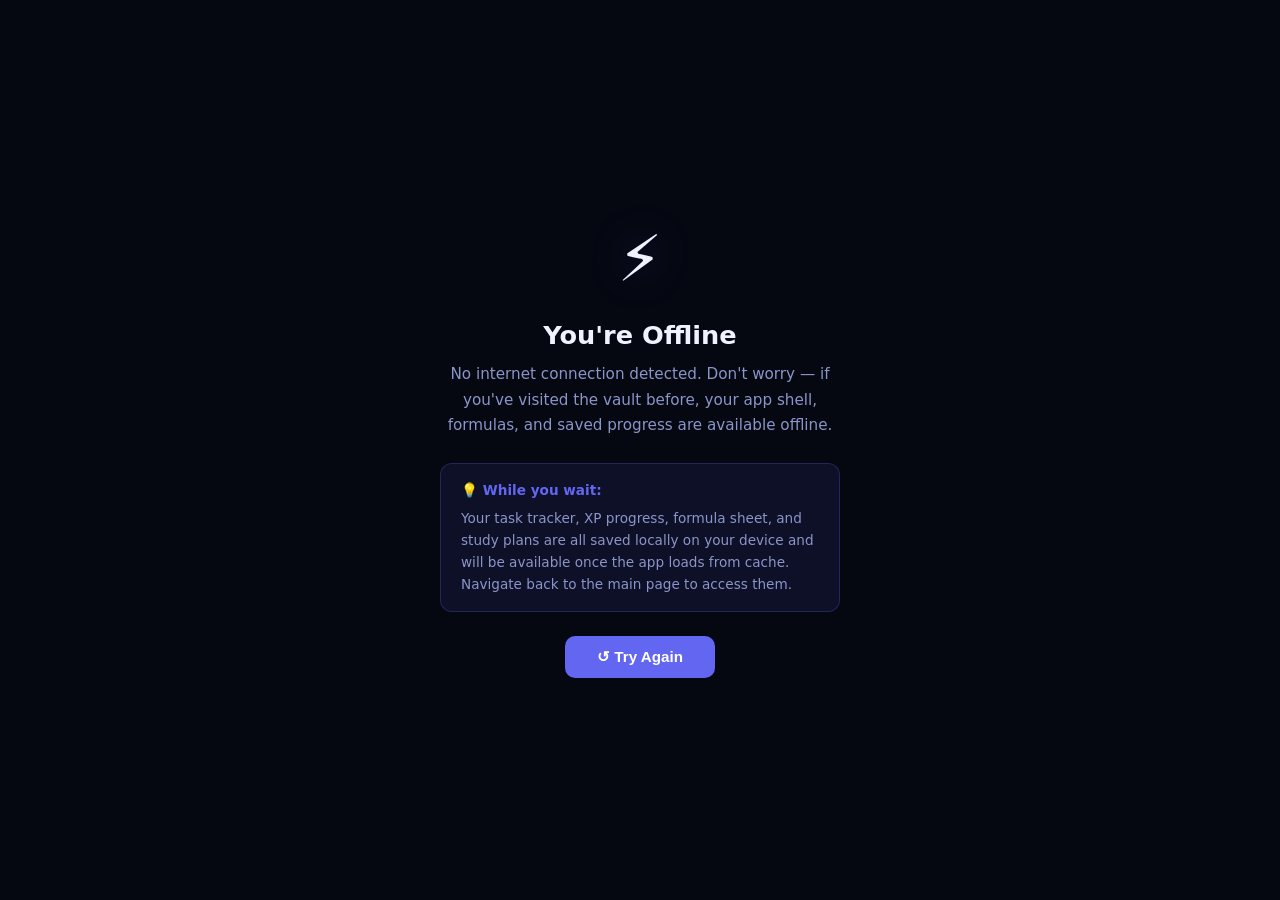
<file: offline.html>
<!DOCTYPE html>
<html lang="en" data-theme="dark">
<head>
  <meta charset="UTF-8"/>
  <meta name="viewport" content="width=device-width, initial-scale=1.0"/>
  <title>Offline — UPCAT 2027 Vault</title>
  <style>
    :root {
      --bg: #050711;
      --accent: #6366f1;
      --accent-glow: rgba(99,102,241,0.35);
      --text: #f0f2ff;
      --text-sub: #8b95c8;
    }
    * { box-sizing: border-box; margin: 0; padding: 0; }
    body {
      background: var(--bg);
      color: var(--text);
      font-family: 'Inter', system-ui, sans-serif;
      display: flex;
      align-items: center;
      justify-content: center;
      min-height: 100dvh;
      padding: 2rem;
      text-align: center;
    }
    .wrap { max-width: 400px; }
    .icon {
      font-size: 4rem;
      margin-bottom: 1.5rem;
      display: block;
      filter: drop-shadow(0 0 20px var(--accent-glow));
    }
    h1 { font-size: 1.6rem; font-weight: 700; margin-bottom: 0.75rem; }
    p  { color: var(--text-sub); line-height: 1.7; margin-bottom: 1.5rem; font-size: 0.95rem; }
    .tip {
      background: rgba(99,102,241,0.1);
      border: 1px solid rgba(99,102,241,0.25);
      border-radius: 12px;
      padding: 1rem 1.25rem;
      font-size: 0.85rem;
      color: var(--text-sub);
      line-height: 1.6;
      margin-bottom: 1.5rem;
      text-align: left;
    }
    .tip strong { color: var(--accent); display: block; margin-bottom: 0.4rem; }
    button {
      background: var(--accent);
      color: #fff;
      border: none;
      border-radius: 10px;
      padding: 0.75rem 2rem;
      font-size: 0.95rem;
      font-weight: 600;
      cursor: pointer;
      transition: opacity 0.2s;
    }
    button:hover { opacity: 0.85; }
  </style>
</head>
<body>
  <div class="wrap">
    <span class="icon">⚡</span>
    <h1>You're Offline</h1>
    <p>
      No internet connection detected. Don't worry — if you've visited the vault before,
      your app shell, formulas, and saved progress are available offline.
    </p>
    <div class="tip">
      <strong>💡 While you wait:</strong>
      Your task tracker, XP progress, formula sheet, and study plans are all saved
      locally on your device and will be available once the app loads from cache.
      Navigate back to the main page to access them.
    </div>
    <button onclick="window.location.reload()">↺ Try Again</button>
  </div>
</body>
</html>
</file>
<file: style.css>
/* ================================================================
   UPCAT 2026 MASTER VAULT — PREMIUM STUDY HUB
   style.css — Separated stylesheet
   Website Idea & Concept by Ian Lorenzo Herico
   ================================================================ */

/* ----------------------------------------------------------------
   CSS CUSTOM PROPERTIES
   ---------------------------------------------------------------- */
:root {
  --bg-void: #020407;
  --bg-base: #050711;
  --bg-surface: #090c1c;
  --bg-elevated: #0e1226;
  --bg-hover: #131830;
  --bg-card: #0b0f1e;

  --accent: #6366f1;
  --accent-2: #818cf8;
  --accent-3: #a5b4fc;
  --accent-glow: rgba(99,102,241,0.4);
  --accent-dim: rgba(99,102,241,0.13);
  --accent-border: rgba(99,102,241,0.28);

  --cyan: #06b6d4;
  --cyan-bright: #22d3ee;
  --cyan-glow: rgba(6,182,212,0.32);
  --cyan-dim: rgba(6,182,212,0.1);

  --emerald: #10b981;
  --emerald-bright: #34d399;
  --emerald-glow: rgba(16,185,129,0.28);
  --emerald-dim: rgba(16,185,129,0.1);

  --amber: #f59e0b;
  --amber-bright: #fbbf24;
  --amber-glow: rgba(245,158,11,0.28);
  --amber-dim: rgba(245,158,11,0.1);

  --rose: #f43f5e;
  --rose-glow: rgba(244,63,94,0.28);
  --rose-dim: rgba(244,63,94,0.1);

  --purple: #8b5cf6;
  --purple-bright: #a78bfa;
  --purple-glow: rgba(139,92,246,0.32);
  --purple-dim: rgba(139,92,246,0.13);

  --maroon: #9f1239;
  --maroon-dim: rgba(159,18,57,0.15);
  --maroon-glow: rgba(159,18,57,0.3);

  --text-primary: #f0f2ff;
  --text-secondary: #8b95c8;
  --text-muted: #4a527a;

  --border: rgba(255,255,255,0.055);
  --border-glow: rgba(99,102,241,0.22);
  --border-bright: rgba(255,255,255,0.12);
  --glass: rgba(255,255,255,0.04);
  --glass-hover: rgba(255,255,255,0.07);
  --glass-border: rgba(255,255,255,0.08);

  --sidebar-w: 256px;
  --radius: 12px;
  --radius-lg: 16px;
  --radius-xl: 22px;
  --radius-2xl: 30px;
  --transition: 0.2s cubic-bezier(0.4,0,0.2,1);
  --transition-spring: 0.45s cubic-bezier(0.34,1.56,0.64,1);
  --transition-slow: 0.5s cubic-bezier(0.4,0,0.2,1);

  /* Fix #8: Define --font-mono so all components resolve correctly */
  --font-mono: 'JetBrains Mono', 'DM Mono', monospace;
}

[data-theme="light"] {
  --bg-void: #e8ebf8;
  --bg-base: #edf0fa;
  --bg-surface: #ffffff;
  --bg-elevated: #f4f6fd;
  --bg-hover: #eaecf8;
  --bg-card: #ffffff;
  --accent: #4f46e5;
  --accent-2: #6366f1;
  --accent-3: #818cf8;
  --accent-glow: rgba(79,70,229,0.2);
  --accent-dim: rgba(79,70,229,0.08);
  --accent-border: rgba(79,70,229,0.2);
  --cyan: #0891b2; --cyan-bright: #06b6d4; --cyan-dim: rgba(8,145,178,0.1);
  --emerald: #059669; --emerald-bright: #10b981; --emerald-dim: rgba(5,150,105,0.1);
  --amber: #d97706; --amber-bright: #f59e0b; --amber-dim: rgba(217,119,6,0.1);
  --rose: #e11d48; --rose-dim: rgba(225,29,72,0.1);
  --purple: #7c3aed; --purple-bright: #8b5cf6; --purple-dim: rgba(124,58,237,0.1);
  --text-primary: #0f1128;
  --text-secondary: #3d4878;
  --text-muted: #9ea8c8;
  --border: rgba(0,0,0,0.06);
  --border-glow: rgba(79,70,229,0.15);
  --border-bright: rgba(0,0,0,0.1);
  --glass: rgba(0,0,0,0.02);
  --glass-hover: rgba(0,0,0,0.04);
  --glass-border: rgba(0,0,0,0.08);
}

/* ----------------------------------------------------------------
   RESET & BASE
   ---------------------------------------------------------------- */
*, *::before, *::after { box-sizing: border-box; margin: 0; padding: 0; }
html { scroll-behavior: smooth; }

body {
  font-family: 'Plus Jakarta Sans', sans-serif;
  background: var(--bg-base);
  color: var(--text-primary);
  min-height: 100vh;
  overflow-x: hidden;
  transition: background 0.4s, color 0.4s;
  -webkit-font-smoothing: antialiased;
}

/* Fix #2: Body scroll lock is now handled entirely in JS via position:fixed
   (overflow:hidden on body is broken on iOS Safari — do not use it) */

a { color: inherit; }
button { cursor: pointer; font-family: inherit; }
input, select, textarea { font-family: inherit; }

/* ----------------------------------------------------------------
   LAYOUT HELPERS
   ---------------------------------------------------------------- */
.app { display: flex; min-height: 100vh; position: relative; z-index: 1; }
.mb-16 { margin-bottom: 16px; }
.mb-24 { margin-bottom: 24px; }
.mb-32 { margin-bottom: 32px; }
.grid-2 { display: grid; grid-template-columns: repeat(auto-fit, minmax(290px,1fr)); gap: 18px; }
.grid-3 { display: grid; grid-template-columns: repeat(auto-fit, minmax(220px,1fr)); gap: 18px; }
.grid-4 { display: grid; grid-template-columns: repeat(4,1fr); gap: 16px; }

/* ----------------------------------------------------------------
   ANIMATED BACKGROUND
   ---------------------------------------------------------------- */
.bg-grid {
  position: fixed; inset: 0; pointer-events: none; z-index: 0;
  background-image:
    linear-gradient(rgba(99,102,241,0.03) 1px, transparent 1px),
    linear-gradient(90deg, rgba(99,102,241,0.03) 1px, transparent 1px);
  background-size: 44px 44px;
  mask-image: radial-gradient(ellipse 85% 85% at 50% 50%, black 20%, transparent 100%);
  animation: gridPulse 10s ease-in-out infinite;
}
@keyframes gridPulse { 0%,100% { opacity: 0.4; } 50% { opacity: 0.9; } }

.bg-orbs { position: fixed; inset: 0; pointer-events: none; z-index: 0; overflow: hidden; }
.orb { position: absolute; border-radius: 50%; filter: blur(90px); animation: orbFloat 22s ease-in-out infinite; }
.orb-1 { width:600px; height:600px; background:rgba(99,102,241,0.09); top:-200px; right:-150px; animation-delay:0s; }
.orb-2 { width:450px; height:450px; background:rgba(6,182,212,0.06); bottom:5%; left:-120px; animation-delay:-8s; }
.orb-3 { width:350px; height:350px; background:rgba(139,92,246,0.07); top:35%; right:15%; animation-delay:-16s; }
.orb-4 { width:280px; height:280px; background:rgba(16,185,129,0.05); bottom:30%; right:35%; animation-delay:-4s; }
@keyframes orbFloat { 0%,100%{transform:translate(0,0) scale(1);} 33%{transform:translate(35px,-35px) scale(1.06);} 66%{transform:translate(-25px,25px) scale(0.94);} }

/* ----------------------------------------------------------------
   LOADER
   ---------------------------------------------------------------- */
.loader {
  position: fixed; inset: 0; z-index: 9999;
  background: var(--bg-void);
  display: flex; flex-direction: column;
  align-items: center; justify-content: center;
  transition: opacity 0.6s, visibility 0.6s;
}
.loader.hidden { opacity: 0; visibility: hidden; pointer-events: none; }
.loader-logo {
  font-family: 'Plus Jakarta Sans', sans-serif;
  font-size: 2.4rem; font-weight: 800;
  color: #fff; letter-spacing: -1.5px;
  margin-bottom: 6px;
  animation: fadeUp 0.8s ease both;
}
.loader-logo .glow-text {
  background: linear-gradient(135deg, #6366f1, #06b6d4);
  -webkit-background-clip: text; -webkit-text-fill-color: transparent;
}
.loader-sub {
  font-size: 0.72rem; color: rgba(255,255,255,0.32);
  letter-spacing: 0.25em; text-transform: uppercase;
  animation: fadeUp 0.8s 0.15s ease both;
  margin-bottom: 36px;
}
.loader-progress-wrap { width: 240px; animation: fadeUp 0.8s 0.3s ease both; }
.loader-progress-track { height: 2px; background: rgba(255,255,255,0.08); border-radius: 99px; overflow: hidden; }
.loader-progress-fill {
  height: 100%; width: 0%;
  background: linear-gradient(90deg, #6366f1, #06b6d4);
  border-radius: 99px;
  transition: width 0.3s ease;
  box-shadow: 0 0 12px rgba(99,102,241,0.6);
}
.loader-pct { font-size: 0.72rem; color: rgba(255,255,255,0.35); text-align: center; margin-top: 8px; font-family: 'JetBrains Mono', monospace; }
.loader-credit { position: absolute; bottom: 24px; font-size: 0.68rem; color: rgba(255,255,255,0.2); letter-spacing: 0.12em; }
@keyframes fadeUp { from { opacity:0; transform:translateY(16px); } to { opacity:1; transform:translateY(0); } }

/* ----------------------------------------------------------------
   SIDEBAR
   ---------------------------------------------------------------- */
.sidebar {
  width: var(--sidebar-w);
  background: rgba(8,10,22,0.9);
  backdrop-filter: blur(24px) saturate(1.8);
  -webkit-backdrop-filter: blur(24px) saturate(1.8);
  border-right: 1px solid var(--glass-border);
  display: flex; flex-direction: column;
  position: fixed; top: 0; left: 0;
  /* Fix: Use 100dvh instead of bottom:0/100vh — dvh accounts for iOS
     browser chrome (address bar) correctly so sidebar fills full screen */
  height: 100dvh;
  z-index: 100; transition: transform var(--transition);
  overflow-y: auto; overflow-x: hidden;
  /* Enable iOS momentum/native scrolling inside the sidebar */
  -webkit-overflow-scrolling: touch;
  /* Explicitly allow vertical pan so touch scroll works on Android + iOS */
  touch-action: pan-y;
  /* Prevent scroll events from propagating to the body */
  overscroll-behavior: contain;
  /* Explicit stacking context so backdrop-filter compositing
     does not swallow pointer events on nav children */
  isolation: isolate;
  box-shadow: 4px 0 32px rgba(0,0,0,0.3);
}
[data-theme="light"] .sidebar { background: rgba(248,249,255,0.93); box-shadow: 4px 0 24px rgba(0,0,0,0.08); }

.sidebar-logo { padding: 22px 18px 18px; border-bottom: 1px solid var(--glass-border); }
.sidebar-logo-icon {
  width: 38px; height: 38px;
  background: linear-gradient(135deg, #6366f1, #06b6d4);
  border-radius: 11px;
  display: flex; align-items: center; justify-content: center;
  font-size: 1rem; color: white;
  margin-bottom: 11px;
  box-shadow: 0 0 20px var(--accent-glow), 0 4px 12px rgba(99,102,241,0.3);
}
.sidebar-logo-text {
  font-size: 0.9rem; font-weight: 800;
  color: var(--text-primary); line-height: 1.35; letter-spacing: -0.2px;
}
.sidebar-logo-text .hl {
  background: linear-gradient(135deg, #6366f1, #06b6d4);
  -webkit-background-clip: text; -webkit-text-fill-color: transparent;
}
.sidebar-badge {
  font-size: 0.58rem;
  background: var(--accent-dim); color: var(--accent-3);
  border: 1px solid var(--accent-border);
  padding: 3px 9px; border-radius: 99px;
  margin-top: 6px; display: inline-block;
  font-family: 'JetBrains Mono', monospace;
  letter-spacing: 0.06em; font-weight: 600;
}

.sidebar-nav { flex: 1; padding: 14px 10px; }
.nav-group-label {
  font-size: 0.58rem; letter-spacing: 0.2em; text-transform: uppercase;
  color: var(--text-muted); padding: 12px 10px 6px;
  font-weight: 700; font-family: 'JetBrains Mono', monospace;
}
.nav-item {
  display: flex; align-items: center; gap: 10px;
  padding: 9px 12px; border-radius: 11px; cursor: pointer;
  color: var(--text-secondary); font-size: 0.82rem; font-weight: 500;
  transition: all var(--transition); margin-bottom: 2px;
  border: 1px solid transparent; position: relative;
  /* Fix #3: Eliminate the 300ms tap delay on mobile browsers */
  touch-action: manipulation;
}
.nav-item i { width: 16px; text-align: center; font-size: 0.8rem; opacity: 0.8; }
.nav-item:hover { background: var(--glass-hover); color: var(--text-primary); border-color: var(--glass-border); }
.nav-item.active { background: var(--accent-dim); color: var(--accent-3); border-color: var(--accent-border); font-weight: 700; }
.nav-item.active i { opacity: 1; filter: drop-shadow(0 0 5px var(--accent)); }
.nav-badge {
  margin-left: auto; font-size: 0.58rem;
  background: var(--accent-dim); color: var(--accent-3);
  border: 1px solid var(--accent-border);
  padding: 2px 7px; border-radius: 99px;
  font-family: 'JetBrains Mono', monospace; font-weight: 700;
}
.nav-item.nav-upg {
  background: linear-gradient(135deg, rgba(139,92,246,0.15), rgba(99,102,241,0.1));
  border-color: rgba(139,92,246,0.25); color: var(--purple-bright); margin-top: 4px;
}
.nav-item.nav-upg:hover { background: linear-gradient(135deg, rgba(139,92,246,0.22), rgba(99,102,241,0.15)); border-color: rgba(139,92,246,0.4); }
.nav-item.nav-guide {
  background: linear-gradient(135deg, rgba(244,63,94,0.12), rgba(245,158,11,0.07));
  border-color: rgba(244,63,94,0.2); color: var(--amber-bright); margin-top: 2px;
}
.nav-item.nav-guide:hover { background: linear-gradient(135deg, rgba(244,63,94,0.18), rgba(245,158,11,0.12)); border-color: rgba(244,63,94,0.35); }

.sidebar-footer { padding: 14px 18px; border-top: 1px solid var(--glass-border); font-size: 0.68rem; color: var(--text-muted); line-height: 1.9; }
.sidebar-footer .credit-name { color: var(--accent-2); font-weight: 700; font-size: 0.7rem; }

/* ----------------------------------------------------------------
   TOPBAR
   ---------------------------------------------------------------- */
.main { margin-left: var(--sidebar-w); flex: 1; min-height: 100vh; }
.topbar {
  position: sticky; top: 0; z-index: 50;
  background: rgba(5,7,17,0.82);
  backdrop-filter: blur(24px) saturate(1.6);
  -webkit-backdrop-filter: blur(24px) saturate(1.6);
  border-bottom: 1px solid var(--glass-border);
  padding: 0 24px; height: 58px;
  display: flex; align-items: center; gap: 12px;
}
[data-theme="light"] .topbar { background: rgba(245,246,253,0.9); }
.topbar-title { font-size: 0.92rem; font-weight: 800; flex: 1; color: var(--text-primary); letter-spacing: -0.1px; }
.topbar-upg-btn {
  display: flex; align-items: center; gap: 7px;
  padding: 0 13px; height: 34px; border-radius: 9px;
  background: linear-gradient(135deg, rgba(139,92,246,0.18), rgba(99,102,241,0.12));
  border: 1px solid rgba(139,92,246,0.3); color: var(--purple-bright);
  font-size: 0.76rem; font-weight: 700; cursor: pointer;
  transition: all var(--transition); white-space: nowrap;
}
.topbar-upg-btn:hover { background: linear-gradient(135deg, rgba(139,92,246,0.28), rgba(99,102,241,0.2)); border-color: rgba(139,92,246,0.5); transform: translateY(-1px); }
.search-bar {
  display: flex; align-items: center; gap: 8px;
  background: var(--glass); border: 1px solid var(--glass-border);
  border-radius: 9px; padding: 0 12px;
  height: 34px; width: 200px; transition: all 0.3s;
}
.search-bar:focus-within { border-color: var(--accent); box-shadow: 0 0 0 3px var(--accent-dim); background: var(--glass-hover); }
.search-bar i { color: var(--text-muted); font-size: 0.75rem; }
.search-bar input { border: none; outline: none; background: transparent; color: var(--text-primary); font-size: 0.8rem; width: 100%; }
.search-bar input::placeholder { color: var(--text-muted); }
.topbar-btn {
  width: 34px; height: 34px; border-radius: 9px;
  background: var(--glass); border: 1px solid var(--glass-border);
  display: flex; align-items: center; justify-content: center;
  cursor: pointer; color: var(--text-secondary); font-size: 0.8rem;
  transition: all var(--transition);
}
.topbar-btn:hover { background: var(--glass-hover); color: var(--text-primary); border-color: var(--border-bright); }
.hamburger { display: none; }

/* Visitor counter pill */
.visitor-counter {
  display: flex; align-items: center; gap: 6px;
  font-size: 0.72rem; font-weight: 600;
  color: var(--text-secondary);
  background: var(--glass);
  border: 1px solid var(--glass-border);
  border-radius: 99px;
  padding: 5px 12px;
  white-space: nowrap;
  flex-shrink: 0;
  transition: all var(--transition);
}
.visitor-dot {
  width: 7px; height: 7px; border-radius: 50%;
  background: #22c55e;
  box-shadow: 0 0 0 0 rgba(34,197,94,0.6);
  animation: pulse-dot 2.2s ease-in-out infinite;
  flex-shrink: 0;
}
@keyframes pulse-dot {
  0%   { box-shadow: 0 0 0 0 rgba(34,197,94,0.55); }
  60%  { box-shadow: 0 0 0 6px rgba(34,197,94,0); }
  100% { box-shadow: 0 0 0 0 rgba(34,197,94,0); }
}
.total-visits-counter {
  color: var(--text-secondary);
}
.total-visits-counter #total-visit-count {
  color: var(--accent-3);
  font-weight: 700;
}
.total-visits-label { opacity: 0.8; }

/* ----------------------------------------------------------------
   CONTENT & SECTIONS
   ---------------------------------------------------------------- */
.content { padding: 26px; }
.section { display: none; }
.section.active { display: block; animation: sectionIn 0.35s ease both; }
@keyframes sectionIn { from { opacity:0; transform:translateY(14px); } to { opacity:1; transform:translateY(0); } }

.section-header { margin-bottom: 28px; }
.section-header h1 { font-size: 1.7rem; font-weight: 800; letter-spacing: -0.6px; margin-bottom: 6px; }
.section-header p { color: var(--text-secondary); font-size: 0.85rem; line-height: 1.65; }

/* ----------------------------------------------------------------
   GLASSMORPHISM CARD
   ---------------------------------------------------------------- */
.card {
  background: var(--bg-card); border: 1px solid var(--glass-border);
  border-radius: var(--radius-lg); padding: 22px;
  transition: all var(--transition); position: relative; overflow: hidden;
}
.card::before {
  content: ''; position: absolute; inset: 0;
  background: linear-gradient(135deg, rgba(255,255,255,0.03) 0%, transparent 60%);
  pointer-events: none;
}
.card:hover { border-color: var(--border-bright); transform: translateY(-4px); box-shadow: 0 16px 48px rgba(0,0,0,0.45); }

/* ----------------------------------------------------------------
   HERO BANNER
   ---------------------------------------------------------------- */
.hero-banner {
  background: linear-gradient(135deg, rgba(99,102,241,0.1) 0%, rgba(6,182,212,0.05) 50%, rgba(139,92,246,0.08) 100%);
  border: 1px solid rgba(99,102,241,0.2); border-radius: var(--radius-2xl);
  padding: 36px 40px; margin-bottom: 24px; position: relative; overflow: hidden;
}
.hero-banner::before {
  content: ''; position: absolute; top:-80px; right:-80px;
  width:380px; height:380px; border-radius:50%;
  background:radial-gradient(circle,rgba(99,102,241,0.18),transparent 70%);
  animation: heroOrb 7s ease-in-out infinite;
}
.hero-banner::after {
  content: ''; position: absolute; bottom:-60px; left:30%;
  width:280px; height:280px; border-radius:50%;
  background:radial-gradient(circle,rgba(6,182,212,0.1),transparent 70%);
  animation: heroOrb 9s ease-in-out infinite reverse;
}
@keyframes heroOrb { 0%,100%{transform:scale(1);} 50%{transform:scale(1.18);} }
.hero-eyebrow {
  font-size: 0.62rem; font-weight: 800; letter-spacing: 0.22em; text-transform: uppercase;
  color: var(--accent-3); margin-bottom: 12px;
  display: flex; align-items: center; gap: 8px;
}
.hero-eyebrow::before { content:''; width:24px; height:1.5px; background:linear-gradient(90deg,var(--accent),var(--cyan-bright)); border-radius:99px; }
.hero-banner h2 { font-size: 2.1rem; font-weight: 800; letter-spacing: -1.2px; margin-bottom: 10px; position: relative; z-index:1; line-height: 1.2; }
.hero-banner h2 .gradient-text { background: linear-gradient(135deg, #6366f1, #06b6d4); -webkit-background-clip: text; -webkit-text-fill-color: transparent; }
.hero-banner p { color: var(--text-secondary); font-size: 0.9rem; max-width: 560px; line-height: 1.75; position: relative; z-index:1; }
.hero-cta { margin-top: 24px; display: flex; gap: 10px; flex-wrap: wrap; position: relative; z-index:1; }

/* ----------------------------------------------------------------
   BUTTONS
   ---------------------------------------------------------------- */
.btn {
  padding: 9px 18px; border-radius: 10px;
  font-size: 0.8rem; font-weight: 700; cursor: pointer;
  transition: all var(--transition); border: 1px solid var(--glass-border);
  display: inline-flex; align-items: center; gap: 7px;
  text-decoration: none; white-space: nowrap;
}
.btn-primary { background: linear-gradient(135deg, #6366f1, #7c7ff7); color:#fff; border-color:transparent; box-shadow:0 4px 20px rgba(99,102,241,0.42); }
.btn-primary:hover { transform:translateY(-2px); box-shadow:0 8px 32px rgba(99,102,241,0.58); }
.btn-cyan { background: linear-gradient(135deg, #0891b2, #06b6d4); color:#fff; border-color:transparent; box-shadow:0 4px 16px rgba(6,182,212,0.32); }
.btn-cyan:hover { transform:translateY(-2px); box-shadow:0 8px 24px rgba(6,182,212,0.48); }
.btn-secondary { background: var(--glass); color: var(--text-secondary); border-color: var(--glass-border); }
.btn-secondary:hover { background: var(--glass-hover); color: var(--text-primary); border-color: var(--border-bright); }
.btn-success { background: linear-gradient(135deg, #059669, #10b981); color:#fff; border-color:transparent; box-shadow:0 4px 16px rgba(16,185,129,0.3); }
.btn-ghost { background: transparent; color: var(--accent-3); border-color: var(--accent-border); }
.btn-ghost:hover { background: var(--accent-dim); border-color: var(--accent); }
.btn-purple { background: linear-gradient(135deg, #7c3aed, #8b5cf6); color:#fff; border-color:transparent; box-shadow:0 4px 20px rgba(139,92,246,0.38); }
.btn-purple:hover { transform:translateY(-2px); box-shadow:0 8px 30px rgba(139,92,246,0.52); }
.btn-amber { background: linear-gradient(135deg, #d97706, #f59e0b); color:#fff; border-color:transparent; box-shadow:0 4px 16px rgba(245,158,11,0.3); }
.btn-amber:hover { transform:translateY(-2px); box-shadow:0 8px 24px rgba(245,158,11,0.48); }
.btn-row { display: flex; gap: 8px; flex-wrap: wrap; }
.btn-sm { padding: 6px 12px; font-size: 0.74rem; }

/* ----------------------------------------------------------------
   STAT CARDS
   ---------------------------------------------------------------- */
.stat-card {
  background: var(--bg-card); border: 1px solid var(--glass-border);
  border-radius: var(--radius-lg); padding: 22px;
  transition: all var(--transition); position: relative; overflow: hidden;
}
.stat-card::before { content:''; position:absolute; top:0; left:0; right:0; height:2px; border-radius:99px; }
.stat-card::after { content:''; position:absolute; top:-30px; right:-30px; width:130px; height:130px; border-radius:50%; opacity:0.06; transition:opacity var(--transition); }
.stat-card:hover { transform:translateY(-5px); }
.stat-card:hover::after { opacity: 0.14; }

.stat-card.s-indigo::before { background:linear-gradient(90deg,#6366f1,#818cf8); }
.stat-card.s-indigo::after { background:#6366f1; }
.stat-card.s-indigo:hover { border-color:rgba(99,102,241,0.28); box-shadow:0 14px 44px rgba(99,102,241,0.18); }
.stat-card.s-cyan::before { background:linear-gradient(90deg,#06b6d4,#22d3ee); }
.stat-card.s-cyan::after { background:#06b6d4; }
.stat-card.s-cyan:hover { border-color:rgba(6,182,212,0.28); box-shadow:0 14px 44px rgba(6,182,212,0.15); }
.stat-card.s-emerald::before { background:linear-gradient(90deg,#10b981,#34d399); }
.stat-card.s-emerald::after { background:#10b981; }
.stat-card.s-emerald:hover { border-color:rgba(16,185,129,0.28); box-shadow:0 14px 44px rgba(16,185,129,0.15); }
.stat-card.s-amber::before { background:linear-gradient(90deg,#f59e0b,#fbbf24); }
.stat-card.s-amber::after { background:#f59e0b; }
.stat-card.s-amber:hover { border-color:rgba(245,158,11,0.28); box-shadow:0 14px 44px rgba(245,158,11,0.15); }

.stat-icon { width:38px; height:38px; border-radius:10px; display:flex; align-items:center; justify-content:center; margin-bottom:14px; font-size:0.95rem; }
.si-indigo { background:var(--accent-dim); color:var(--accent-3); }
.si-cyan { background:var(--cyan-dim); color:var(--cyan-bright); }
.si-emerald { background:var(--emerald-dim); color:var(--emerald-bright); }
.si-amber { background:var(--amber-dim); color:var(--amber-bright); }
.stat-value { font-size: 2rem; font-weight: 800; letter-spacing:-1px; margin-bottom:4px; font-family:'JetBrains Mono',monospace; }
.stat-label { font-size: 0.75rem; color: var(--text-muted); font-weight: 600; }

/* ----------------------------------------------------------------
   COUNTDOWN
   ---------------------------------------------------------------- */
.countdown-wrap {
  background: var(--bg-card); border: 1px solid var(--glass-border); border-radius: var(--radius-xl);
  padding: 24px 28px; display: grid; grid-template-columns: 1fr 1fr; gap: 24px; align-items: center;
}
.countdown-label { font-size: 0.72rem; color: var(--accent-3); font-weight: 700; letter-spacing: 0.15em; text-transform: uppercase; margin-bottom: 14px; }
.countdown-units { display: flex; align-items: center; gap: 8px; }
.countdown-unit { display: flex; flex-direction: column; align-items: center; gap: 4px; }
.countdown-num {
  font-family: 'JetBrains Mono', monospace; font-size: 2.2rem; font-weight: 700;
  background: var(--bg-elevated); border: 1px solid var(--glass-border);
  border-radius: 10px; padding: 8px 16px; min-width: 72px; text-align: center;
  color: var(--accent-2); line-height: 1;
}
.countdown-unit span:last-child { font-size: 0.65rem; color: var(--text-muted); letter-spacing: 0.1em; text-transform: uppercase; }
.countdown-sep { font-size: 1.8rem; color: var(--accent); font-family: 'JetBrains Mono', monospace; margin-bottom: 16px; }
.quote-wrap { padding-left: 24px; border-left: 2px solid var(--accent-border); }
.quote-text { font-size: 0.92rem; color: var(--text-primary); font-style: italic; line-height: 1.65; margin-bottom: 8px; }
.quote-author { font-size: 0.72rem; color: var(--text-muted); font-weight: 600; }

/* ----------------------------------------------------------------
   XP BAR
   ---------------------------------------------------------------- */
.xp-bar-wrap { background:var(--bg-card); border:1px solid var(--glass-border); border-radius:var(--radius-lg); padding:20px 22px; }
.xp-top { display:flex; align-items:center; gap:16px; margin-bottom:14px; }
.xp-level-badge { width:52px; height:52px; border-radius:14px; background:linear-gradient(135deg,var(--accent),var(--purple)); display:flex; flex-direction:column; align-items:center; justify-content:center; flex-shrink:0; }
.xp-level-label { font-size:0.52rem; color:rgba(255,255,255,0.7); font-weight:700; letter-spacing:0.12em; }
.xp-level-num { font-size:1.4rem; font-weight:800; color:#fff; font-family:'JetBrains Mono',monospace; line-height:1; }
.xp-info { flex:1; }
.xp-title { font-weight:700; font-size:0.95rem; color:var(--text-primary); margin-bottom:3px; }
.xp-sub { font-size:0.73rem; color:var(--text-muted); }
.xp-track { height:8px; background:var(--bg-elevated); border-radius:99px; overflow:hidden; }
.xp-fill {
  height:100%; border-radius:99px;
  background:linear-gradient(90deg,#6366f1,#8b5cf6,#6366f1);
  background-size:200% 100%; animation:shimmer 2s linear infinite;
  transition:width 0.9s cubic-bezier(0.4,0,0.2,1);
}
@keyframes shimmer { 0%{background-position:200% 0;} 100%{background-position:-200% 0;} }

/* ----------------------------------------------------------------
   PROGRESS PANEL
   ---------------------------------------------------------------- */
.progress-panel { background:var(--bg-card); border:1px solid var(--glass-border); border-radius:var(--radius-lg); padding:22px; }
.progress-panel-header { display:flex; align-items:center; justify-content:space-between; margin-bottom:16px; }
.overall-pct { font-size:2.2rem; font-weight:800; font-family:'JetBrains Mono',monospace; color:var(--accent-2); }
.progress-track { height:6px; background:var(--bg-elevated); border-radius:99px; overflow:hidden; }
.progress-fill { height:100%; background:linear-gradient(90deg,var(--accent),var(--accent-3)); border-radius:99px; transition:width 0.9s cubic-bezier(0.4,0,0.2,1); }
.progress-label { display:flex; justify-content:space-between; font-size:0.75rem; color:var(--text-muted); margin-bottom:5px; }
.subject-bars { display:grid; grid-template-columns:1fr 1fr; gap:14px 24px; margin-top:18px; }
.subject-bar-item {}

/* ----------------------------------------------------------------
   QUICK ACCESS
   ---------------------------------------------------------------- */
.quick-grid { display:grid; grid-template-columns:repeat(auto-fit,minmax(140px,1fr)); gap:14px; }
.quick-card {
  background:var(--bg-card); border:1px solid var(--glass-border);
  border-radius:var(--radius-lg); padding:18px;
  cursor:pointer; transition:all var(--transition-spring); text-align:center;
}
.quick-card:hover { transform:translateY(-6px) scale(1.02); border-color:var(--border-bright); box-shadow:0 14px 40px rgba(0,0,0,0.4); }
.quick-icon { font-size:1.8rem; margin-bottom:8px; }
.quick-title { font-weight:700; font-size:0.82rem; margin-bottom:3px; color:var(--text-primary); }
.quick-sub { font-size:0.7rem; color:var(--text-muted); }

/* ----------------------------------------------------------------
   REVIEWER CARDS
   ---------------------------------------------------------------- */
.reviewer-card { background:var(--bg-card); border:1px solid var(--glass-border); border-radius:var(--radius-lg); overflow:hidden; transition:all 0.3s; }
.reviewer-card:hover { border-color:var(--accent-border); transform:translateY(-5px); box-shadow:0 20px 60px rgba(0,0,0,0.5),0 0 0 1px var(--accent-border),0 0 40px var(--accent-glow); }
.reviewer-cover { height:130px; position:relative; display:flex; align-items:center; justify-content:center; }
.cover-a { background:linear-gradient(135deg,#1e1b4b,#312e81,#4338ca); }
.cover-b { background:linear-gradient(135deg,#064e3b,#065f46,#047857); }
.cover-c { background:linear-gradient(135deg,#78350f,#92400e,#b45309); }
.cover-d { background:linear-gradient(135deg,#1e3a5f,#1d4ed8,#2563eb); }
.cover-overlay { position:absolute; inset:0; background:rgba(0,0,0,0.2); }
.reviewer-cover-emoji { font-size:2.8rem; position:relative; z-index:1; filter:drop-shadow(0 4px 12px rgba(0,0,0,0.5)); }
.reviewer-body { padding:18px; }
.reviewer-title { font-weight:800; font-size:0.95rem; color:var(--text-primary); margin-bottom:5px; }
.reviewer-desc { font-size:0.78rem; color:var(--text-secondary); line-height:1.6; margin-bottom:12px; }
.tags { display:flex; flex-wrap:wrap; gap:5px; margin-bottom:12px; }
.tag { font-size:0.64rem; padding:3px 9px; border-radius:99px; font-weight:700; }
.t-indigo { background:var(--accent-dim); color:var(--accent-3); border:1px solid var(--accent-border); }
.t-emerald { background:var(--emerald-dim); color:var(--emerald-bright); border:1px solid rgba(16,185,129,0.25); }
.t-amber { background:var(--amber-dim); color:var(--amber-bright); border:1px solid rgba(245,158,11,0.25); }
.reviewer-meta { display:flex; justify-content:space-between; align-items:center; font-size:0.75rem; color:var(--text-muted); margin-bottom:14px; }
.diff-badge { font-size:0.64rem; padding:3px 10px; border-radius:99px; font-weight:700; font-family:'JetBrains Mono',monospace; }
.diff-easy { background:var(--emerald-dim); color:var(--emerald-bright); border:1px solid rgba(16,185,129,0.25); }
.diff-med { background:var(--amber-dim); color:var(--amber-bright); border:1px solid rgba(245,158,11,0.25); }
.diff-hard { background:var(--rose-dim); color:var(--rose); border:1px solid rgba(244,63,94,0.25); }

/* Cyan tag variant (used by folder reviewer cards) */
.t-cyan { background:var(--cyan-dim); color:var(--cyan-bright); border:1px solid rgba(6,182,212,0.25); }

/* Folder reviewer cover gradient */
.cover-folder-a { background:linear-gradient(135deg,#0c4a6e,#0369a1,#0ea5e9); }

/* Reviewer credit attribution line */
.reviewer-credit {
  font-size:0.72rem; color:var(--text-muted);
  margin-bottom:12px; display:flex; align-items:center; font-style:italic;
}

/* ── Other Personally Trusted Reviewers subsection ── */
.reviewer-subsection-label {
  display:flex; align-items:center; gap:12px; margin:36px 0 10px;
}
.reviewer-subsection-line {
  flex:1; height:1px; background:var(--glass-border); border-radius:99px;
}
.reviewer-subsection-text {
  font-size:0.72rem; font-weight:700; color:var(--text-muted);
  letter-spacing:0.15em; text-transform:uppercase;
  white-space:nowrap; font-family:var(--font-mono);
}
.reviewer-subsection-desc {
  font-size:0.8rem; color:var(--text-secondary); margin-bottom:18px; line-height:1.6;
}

/* ----------------------------------------------------------------
   FORMULA CARDS
   ---------------------------------------------------------------- */
.formula-filters { display:flex; flex-wrap:wrap; gap:8px; margin-bottom:20px; }
.filter-pill { padding:6px 16px; border-radius:99px; font-size:0.78rem; font-weight:600; cursor:pointer; border:1px solid var(--glass-border); color:var(--text-secondary); background:var(--glass); transition:all var(--transition); }
.filter-pill.active { background:var(--accent-dim); color:var(--accent-3); border-color:var(--accent-border); font-weight:700; }
.filter-pill:hover:not(.active) { background:var(--glass-hover); color:var(--text-primary); }

.formula-card {
  background:var(--bg-card); border:1px solid var(--glass-border);
  border-radius:var(--radius-lg); padding:18px; position:relative;
  transition:all var(--transition); cursor:default;
}
.formula-card:hover { transform:translateY(-3px); border-color:var(--border-bright); box-shadow:0 12px 36px rgba(0,0,0,0.35); }
.formula-actions { position:absolute; top:14px; right:14px; display:flex; gap:6px; }
.formula-action-btn {
  width:28px; height:28px; border-radius:8px; background:var(--glass);
  border:1px solid var(--glass-border); display:flex; align-items:center; justify-content:center;
  cursor:pointer; font-size:0.72rem; color:var(--text-muted); transition:all var(--transition);
}
.formula-action-btn:hover { background:var(--glass-hover); color:var(--text-primary); }
.formula-action-btn.bookmarked { background:var(--amber-dim); color:var(--amber-bright); border-color:rgba(245,158,11,0.3); }
.formula-cat { font-size:0.6rem; font-weight:700; text-transform:uppercase; letter-spacing:0.15em; color:var(--text-muted); margin-bottom:6px; font-family:'JetBrains Mono',monospace; }
.formula-name { font-weight:700; font-size:0.88rem; color:var(--text-primary); margin-bottom:10px; }
.formula-eq {
  font-family:'JetBrains Mono',monospace; font-size:0.82rem;
  color:var(--accent-3); background:var(--accent-dim);
  padding:10px 14px; border-radius:8px; border:1px solid var(--accent-border);
  word-break:break-word; line-height:1.6;
}

/* ----------------------------------------------------------------
   SUBJECT TOPICS
   ---------------------------------------------------------------- */
.subject-block { background:var(--bg-card); border:1px solid var(--glass-border); border-radius:var(--radius-lg); margin-bottom:10px; overflow:hidden; }
.subject-header { display:flex; align-items:center; gap:12px; padding:16px 18px; cursor:pointer; transition:background var(--transition); }
.subject-header:hover { background:var(--glass-hover); }
.subject-icon { width:36px; height:36px; border-radius:10px; display:flex; align-items:center; justify-content:center; font-size:1.1rem; flex-shrink:0; }
.subject-name { font-weight:700; font-size:0.88rem; }
.subject-count { font-size:0.72rem; color:var(--text-muted); }
.subject-chevron { color:var(--text-muted); font-size:0.75rem; transition:transform 0.3s; margin-left:auto; }
.subject-block.open .subject-chevron { transform:rotate(180deg); }
.subject-body { display:none; padding:0 18px 16px; }
.subject-block.open .subject-body { display:grid; grid-template-columns:repeat(auto-fill,minmax(200px,1fr)); gap:6px; }
.topic-item { display:flex; align-items:center; gap:8px; padding:8px 10px; border-radius:8px; cursor:pointer; border:1px solid transparent; transition:all var(--transition); }
.topic-item:hover { background:var(--glass-hover); border-color:var(--glass-border); }
.topic-item.done { background:var(--emerald-dim); border-color:rgba(16,185,129,0.2); }
.topic-check { width:18px; height:18px; border-radius:50%; border:2px solid var(--glass-border); display:flex; align-items:center; justify-content:center; font-size:0.6rem; font-weight:700; flex-shrink:0; }
.topic-item.done .topic-check { background:var(--emerald); color:#fff; border-color:var(--emerald); }
.topic-name { font-size:0.78rem; }

/* ----------------------------------------------------------------
   STUDY PLANS
   ---------------------------------------------------------------- */
.plan-card { background:var(--bg-card); border:1px solid var(--glass-border); border-radius:var(--radius-lg); padding:22px; cursor:pointer; transition:all var(--transition); }
.plan-card:hover { transform:translateY(-3px); border-color:var(--border-bright); }
.plan-card.selected { border-color:var(--accent-border); background:var(--accent-dim); box-shadow:0 0 0 1px var(--accent-border),0 8px 32px var(--accent-glow); }
.plan-title { font-weight:800; font-size:1rem; margin-bottom:6px; }
.plan-intensity { font-size:0.78rem; color:var(--text-muted); margin-bottom:16px; }
.timeline {}
.tl-item { display:flex; gap:12px; margin-bottom:10px; }
.tl-dot { width:8px; height:8px; border-radius:50%; background:var(--accent); margin-top:5px; flex-shrink:0; box-shadow:0 0 8px var(--accent-glow); }
.tl-content { font-size:0.8rem; color:var(--text-secondary); line-height:1.6; }
.tl-label { color:var(--text-primary); font-weight:700; }
.tl-hours { color:var(--accent-2); font-weight:600; }

/* ----------------------------------------------------------------
   TASKS
   ---------------------------------------------------------------- */
.task-add-row { display:flex; gap:10px; margin-bottom:18px; flex-wrap:wrap; }
.task-input { flex:1; min-width:160px; background:var(--glass); border:1px solid var(--glass-border); border-radius:10px; padding:10px 14px; color:var(--text-primary); font-size:0.82rem; outline:none; transition:all 0.3s; }
.task-input:focus { border-color:var(--accent); box-shadow:0 0 0 3px var(--accent-dim); background:var(--glass-hover); }
.task-input::placeholder { color:var(--text-muted); }
.task-select { background:var(--glass); border:1px solid var(--glass-border); border-radius:10px; padding:10px 12px; color:var(--text-primary); font-size:0.8rem; outline:none; cursor:pointer; }
.task-select option { background:var(--bg-elevated); }
.task-item { display:flex; align-items:center; gap:10px; padding:12px 14px; background:var(--glass); border:1px solid var(--glass-border); border-radius:10px; margin-bottom:8px; transition:all var(--transition); }
.task-item.completed { opacity:0.6; }
.task-item.completed .task-text { text-decoration:line-through; color:var(--text-muted); }
.task-check-btn { width:22px; height:22px; border-radius:50%; border:2px solid var(--glass-border); background:transparent; display:flex; align-items:center; justify-content:center; font-size:0.65rem; color:transparent; transition:all var(--transition); flex-shrink:0; }
.task-item.completed .task-check-btn { background:var(--emerald); border-color:var(--emerald); color:#fff; }
.task-text { flex:1; font-size:0.82rem; }
.task-del-btn { background:transparent; border:none; color:var(--text-muted); font-size:0.78rem; padding:4px 6px; border-radius:6px; transition:all var(--transition); }
.task-del-btn:hover { background:var(--rose-dim); color:var(--rose); }
.priority-badge { font-size:0.63rem; padding:2px 8px; border-radius:99px; font-weight:700; flex-shrink:0; }
.pri-high { background:var(--rose-dim); color:var(--rose); }
.pri-med { background:var(--amber-dim); color:var(--amber-bright); }
.pri-low { background:var(--emerald-dim); color:var(--emerald-bright); }

/* ----------------------------------------------------------------
   TIPS
   ---------------------------------------------------------------- */
.tip-card {
  background:var(--bg-card); border:1px solid var(--glass-border);
  border-radius:var(--radius-lg); padding:20px; display:flex; gap:16px;
  transition:all var(--transition);
}
.tip-card:hover { transform:translateY(-3px); border-color:var(--border-bright); box-shadow:0 12px 36px rgba(0,0,0,0.35); }
.tip-num { width:36px; height:36px; border-radius:10px; background:var(--accent-dim); color:var(--accent-3); border:1px solid var(--accent-border); display:flex; align-items:center; justify-content:center; font-weight:800; font-size:0.88rem; flex-shrink:0; font-family:'JetBrains Mono',monospace; }
.tip-content {}
.tip-title { font-weight:700; font-size:0.88rem; margin-bottom:5px; }
.tip-text { font-size:0.78rem; color:var(--text-secondary); line-height:1.65; }

/* ----------------------------------------------------------------
   ACHIEVEMENTS
   ---------------------------------------------------------------- */
.achievement-grid { display:grid; grid-template-columns:repeat(auto-fill,minmax(160px,1fr)); gap:14px; }
.achievement-card { background:var(--bg-card); border:1px solid var(--glass-border); border-radius:var(--radius-lg); padding:18px; text-align:center; transition:all var(--transition); }
.achievement-card.unlocked { border-color:var(--amber-bright); box-shadow:0 0 20px rgba(245,158,11,0.2); background:var(--amber-dim); }
.achievement-icon { font-size:2rem; margin-bottom:8px; }
.achievement-card:not(.unlocked) .achievement-icon { filter:grayscale(1); opacity:0.4; }
.achievement-name { font-weight:700; font-size:0.8rem; margin-bottom:4px; }
.achievement-desc { font-size:0.7rem; color:var(--text-muted); line-height:1.5; }

/* ----------------------------------------------------------------
   MOCK TESTS
   ---------------------------------------------------------------- */
.mock-card { background:var(--bg-card); border:1px solid var(--glass-border); border-radius:var(--radius-lg); padding:22px; transition:all var(--transition); position:relative; overflow:hidden; }
.mock-card:hover { border-color:var(--border-bright); transform:translateY(-4px); box-shadow:0 16px 40px rgba(0,0,0,0.4); }

.sim-card { background:var(--bg-card); border:1px solid var(--glass-border); border-radius:var(--radius-lg); overflow:hidden; transition:all var(--transition); }
.sim-card:hover { border-color:var(--border-bright); transform:translateY(-5px); box-shadow:0 20px 56px rgba(0,0,0,0.45); }
.sim-card-header { padding:18px 20px 14px; display:flex; align-items:flex-start; gap:14px; border-bottom:1px solid var(--glass-border); position:relative; }
.sim-card-icon { width:42px; height:42px; border-radius:12px; display:flex; align-items:center; justify-content:center; font-size:1.2rem; flex-shrink:0; }
.sim-card-body { padding:16px 20px 18px; }
.sim-card-title { font-weight:800; font-size:0.92rem; color:var(--text-primary); margin-bottom:4px; }
.sim-card-desc { font-size:0.78rem; color:var(--text-secondary); line-height:1.65; }
.sim-new-badge { position:absolute; top:12px; right:12px; font-size:0.55rem; background:linear-gradient(135deg,#6366f1,#06b6d4); color:white; padding:3px 8px; border-radius:99px; font-weight:800; letter-spacing:0.08em; text-transform:uppercase; font-family:'JetBrains Mono',monospace; }

/* ----------------------------------------------------------------
   POMODORO
   ---------------------------------------------------------------- */
/* Fix #5: Use row layout so the SVG ring and controls sit side-by-side */
.pomo-wrap {
  display: flex;
  flex-direction: row;
  align-items: flex-start;
  gap: 28px;
  padding: 28px;
  background: var(--bg-card);
  border: 1px solid var(--glass-border);
  border-radius: var(--radius-xl);
  flex-wrap: wrap;
  justify-content: center;
}
.pomo-svg-wrap { position:relative; margin-bottom:0; flex-shrink:0; }
.pomo-track { fill:none; stroke:var(--glass-border); stroke-width:6; }
.pomo-progress { fill:none; stroke:url(#pomoGrad); stroke-width:6; stroke-linecap:round; stroke-dasharray:408; stroke-dashoffset:0; transition:stroke-dashoffset 1s linear; }
.pomo-display { position:absolute; top:50%; left:50%; transform:translate(-50%,-50%); font-family:var(--font-mono); font-size:1.6rem; font-weight:700; color:var(--text-primary); }
.pomo-buttons { display:flex; gap:10px; margin-top: 12px; }
.pomo-btn { padding:9px 22px; border-radius:10px; border:none; font-family:inherit; font-weight:700; font-size:0.82rem; cursor:pointer; transition:all var(--transition); touch-action:manipulation; }
.pomo-btn.start { background:linear-gradient(135deg,#6366f1,#7c7ff7); color:white; border:none; box-shadow:0 4px 16px var(--accent-glow); }
.pomo-btn.start:hover { transform:translateY(-2px); box-shadow:0 8px 24px var(--accent-glow); }
.pomo-btn.reset { background:var(--glass); border:1px solid var(--glass-border); color:var(--text-secondary); }
.pomo-btn.reset:hover { background:var(--glass-hover); color:var(--text-primary); }

/* ----------------------------------------------------------------
   UPG CALCULATOR — GOOGLE SHEETS EMBED
   ---------------------------------------------------------------- */
.upg-info-grid { display:grid; grid-template-columns:repeat(auto-fit,minmax(200px,1fr)); gap:16px; margin-bottom:22px; }

/* Notice banner */
.upg-notice-banner {
  display:flex; align-items:flex-start; gap:16px;
  background: linear-gradient(135deg, rgba(139,92,246,0.12), rgba(99,102,241,0.08));
  border:1px solid rgba(139,92,246,0.25); border-radius:var(--radius-lg);
  padding:18px 20px; margin-bottom:18px; flex-wrap:wrap;
}
.upg-notice-icon { font-size:1.8rem; flex-shrink:0; line-height:1; }
.upg-notice-content { flex:1; min-width:200px; }
.upg-notice-title { font-weight:800; font-size:0.95rem; color:var(--text-primary); margin-bottom:5px; }
.upg-notice-desc { font-size:0.78rem; color:var(--text-secondary); line-height:1.7; }
.upg-open-btn { flex-shrink:0; align-self:center; }

/* Embed wrapper */
.upg-embed-wrap {
  background:var(--bg-card); border:1px solid var(--glass-border);
  border-radius:var(--radius-xl); overflow:hidden; margin-bottom:0;
}
.upg-embed-header {
  display:flex; align-items:center; justify-content:space-between;
  padding:12px 16px; background:var(--bg-elevated);
  border-bottom:1px solid var(--glass-border);
}
.upg-embed-dot { width:12px; height:12px; border-radius:50%; }
.dot-red { background:#ff5f57; }
.dot-amber { background:#ffbd2e; }
.dot-green { background:#28c940; }
.upg-embed-label {
  font-size:0.74rem; font-weight:600;
  color:var(--text-muted); font-family:var(--font-mono);
  margin-left:8px;
}
.upg-iframe-container {
  position:relative; width:100%;
  padding-bottom:75%; /* 4:3 ratio for the sheet */
  background:var(--bg-elevated);
}
.upg-iframe {
  position:absolute; inset:0; width:100%; height:100%;
  border:none; display:block;
}
.upg-iframe-fallback {
  position:absolute; inset:0; display:flex;
  align-items:center; justify-content:center;
  background:var(--bg-elevated);
}

/* Mobile-responsive iframe height */
@media (max-width: 768px) {
  .upg-iframe-container { padding-bottom:120%; }
  .upg-notice-banner { flex-direction:column; }
  .upg-open-btn { width:100%; justify-content:center; }
}
@media (max-width: 480px) {
  .upg-iframe-container { padding-bottom:150%; }
}

/* ----------------------------------------------------------------
   OFFICIAL RESOURCES
   ---------------------------------------------------------------- */
.resource-grid { display:grid; grid-template-columns:repeat(auto-fit,minmax(280px,1fr)); gap:16px; }
.resource-card { background:var(--bg-card); border:1px solid var(--glass-border); border-radius:var(--radius-lg); padding:20px; transition:all var(--transition); display:flex; gap:16px; align-items:flex-start; }
.resource-card:hover { transform:translateY(-3px); border-color:var(--border-bright); box-shadow:0 12px 36px rgba(0,0,0,0.35); }
.resource-icon { width:40px; height:40px; border-radius:11px; display:flex; align-items:center; justify-content:center; font-size:1.1rem; flex-shrink:0; }
.resource-title { font-weight:700; font-size:0.88rem; margin-bottom:4px; }
.resource-desc { font-size:0.76rem; color:var(--text-secondary); line-height:1.6; margin-bottom:10px; }

/* ----------------------------------------------------------------
   UPCAT PROCESS GUIDE
   ---------------------------------------------------------------- */
.guide-hero {
  background: linear-gradient(135deg, rgba(159,18,57,0.15) 0%, rgba(245,158,11,0.08) 50%, rgba(99,102,241,0.1) 100%);
  border: 1px solid rgba(159,18,57,0.25); border-radius: var(--radius-2xl);
  padding: 32px 36px; margin-bottom: 28px; position: relative; overflow: hidden;
}
.guide-hero::before { content:''; position:absolute; top:-60px; right:-60px; width:320px; height:320px; border-radius:50%; background:radial-gradient(circle,rgba(159,18,57,0.12),transparent 70%); pointer-events:none; }
.guide-hero::after { content:''; position:absolute; bottom:-40px; left:20%; width:200px; height:200px; border-radius:50%; background:radial-gradient(circle,rgba(245,158,11,0.08),transparent 70%); pointer-events:none; }

.guide-steps { display:grid; grid-template-columns:repeat(auto-fit,minmax(280px,1fr)); gap:16px; margin-bottom:28px; }
.guide-step-card {
  background:var(--bg-card); border:1px solid var(--glass-border);
  border-radius:var(--radius-lg); padding:20px;
  transition:all var(--transition); cursor:pointer;
}
.guide-step-card:hover { transform:translateY(-4px); border-color:var(--border-bright); box-shadow:0 14px 40px rgba(0,0,0,0.4); }
.guide-step-num {
  width:32px; height:32px; border-radius:10px;
  display:flex; align-items:center; justify-content:center;
  font-weight:800; font-size:0.82rem; font-family:'JetBrains Mono',monospace;
  margin-bottom:12px;
}
.guide-step-title { font-weight:800; font-size:0.9rem; margin-bottom:6px; }
.guide-step-desc { font-size:0.78rem; color:var(--text-secondary); line-height:1.65; }

/* Accordion for guide sections */
.guide-accordion { margin-bottom: 10px; }
.guide-acc-header {
  display:flex; align-items:center; gap:12px; padding:16px 18px;
  background:var(--bg-card); border:1px solid var(--glass-border);
  border-radius:var(--radius-lg); cursor:pointer;
  transition:all var(--transition); user-select:none;
}
.guide-acc-header:hover { background:var(--glass-hover); border-color:var(--border-bright); }
.guide-acc-header.open { border-bottom-left-radius:0; border-bottom-right-radius:0; border-bottom-color:var(--glass-border); }
.guide-acc-icon { width:36px; height:36px; border-radius:10px; display:flex; align-items:center; justify-content:center; font-size:1rem; flex-shrink:0; }
.guide-acc-title { flex:1; font-weight:700; font-size:0.9rem; }
.guide-acc-chevron { color:var(--text-muted); font-size:0.75rem; transition:transform 0.3s; }
.guide-acc-header.open .guide-acc-chevron { transform:rotate(180deg); }
.guide-acc-body {
  display:none; background:var(--bg-elevated);
  border:1px solid var(--glass-border); border-top:none;
  border-radius:0 0 var(--radius-lg) var(--radius-lg);
  padding:20px 22px;
}
.guide-acc-header.open + .guide-acc-body { display:block; animation:sectionIn 0.25s ease; }

.guide-list { list-style:none; }
.guide-list li {
  display:flex; gap:10px; padding:10px 0;
  border-bottom:1px solid var(--glass-border);
  font-size:0.82rem; color:var(--text-secondary); line-height:1.65;
}
.guide-list li:last-child { border-bottom:none; }
.guide-list li::before { content:'→'; color:var(--accent); font-weight:700; flex-shrink:0; margin-top:1px; }
.guide-list li strong { color:var(--text-primary); }

.guide-timeline { position:relative; padding-left:28px; }
.guide-timeline::before { content:''; position:absolute; left:8px; top:0; bottom:0; width:2px; background:linear-gradient(180deg,var(--accent),var(--purple),var(--cyan)); border-radius:99px; }
.guide-tl-item { position:relative; margin-bottom:20px; }
.guide-tl-dot { position:absolute; left:-24px; top:4px; width:12px; height:12px; border-radius:50%; background:var(--accent); box-shadow:0 0 8px var(--accent-glow); }
.guide-tl-content { background:var(--bg-card); border:1px solid var(--glass-border); border-radius:var(--radius); padding:14px 16px; }
.guide-tl-label { font-weight:700; font-size:0.85rem; margin-bottom:4px; }
.guide-tl-desc { font-size:0.78rem; color:var(--text-secondary); line-height:1.6; }

.guide-faq-item { background:var(--bg-card); border:1px solid var(--glass-border); border-radius:var(--radius); margin-bottom:8px; overflow:hidden; }
.guide-faq-q { display:flex; justify-content:space-between; align-items:center; padding:14px 16px; cursor:pointer; font-weight:700; font-size:0.85rem; transition:background var(--transition); gap:12px; }
.guide-faq-q:hover { background:var(--glass-hover); }
.guide-faq-q i { flex-shrink:0; color:var(--text-muted); font-size:0.75rem; transition:transform 0.3s; }
.guide-faq-item.open .guide-faq-q i { transform:rotate(180deg); }
.guide-faq-a { display:none; padding:0 16px 14px; font-size:0.8rem; color:var(--text-secondary); line-height:1.7; }
.guide-faq-item.open .guide-faq-a { display:block; }

.subtests-grid { display:grid; grid-template-columns:repeat(auto-fit,minmax(200px,1fr)); gap:14px; margin-top:4px; }
.subtest-card { background:var(--bg-card); border:1px solid var(--glass-border); border-radius:var(--radius); padding:16px; }
.subtest-title { font-weight:700; font-size:0.85rem; margin-bottom:4px; }
.subtest-items { font-size:0.76rem; color:var(--text-secondary); line-height:1.6; }

.campus-grid { display:grid; grid-template-columns:repeat(auto-fill,minmax(200px,1fr)); gap:12px; margin-top:4px; }
.campus-card { background:var(--bg-card); border:1px solid var(--glass-border); border-radius:var(--radius); padding:14px 16px; transition:all var(--transition); }
.campus-card:hover { border-color:var(--accent-border); transform:translateY(-2px); }
.campus-name { font-weight:700; font-size:0.82rem; margin-bottom:4px; }
.campus-loc { font-size:0.72rem; color:var(--text-muted); }

.checklist { list-style:none; }
.checklist li { display:flex; align-items:flex-start; gap:10px; padding:9px 0; border-bottom:1px solid var(--glass-border); font-size:0.82rem; color:var(--text-secondary); }
.checklist li:last-child { border-bottom:none; }
.checklist li::before { content:'☐'; color:var(--accent-3); font-size:0.95rem; flex-shrink:0; }

/* ----------------------------------------------------------------
   SETTINGS
   ---------------------------------------------------------------- */
.settings-group { background:var(--bg-card); border:1px solid var(--glass-border); border-radius:var(--radius-lg); padding:20px; margin-bottom:16px; }
.settings-row { display:flex; align-items:center; justify-content:space-between; padding:12px 0; border-bottom:1px solid var(--glass-border); gap:16px; }
.settings-row:last-child { border-bottom:none; padding-bottom:0; }
.settings-label { font-weight:700; font-size:0.85rem; }
.settings-sub { font-size:0.74rem; color:var(--text-muted); margin-top:2px; }
.toggle-switch { position:relative; width:42px; height:24px; flex-shrink:0; }
.toggle-switch input { opacity:0; width:0; height:0; }
.toggle-slider { position:absolute; inset:0; background:var(--glass-border); border-radius:99px; cursor:pointer; transition:all 0.3s; }
.toggle-slider::before { content:''; position:absolute; left:3px; top:3px; width:18px; height:18px; border-radius:50%; background:#fff; transition:transform 0.3s; }
.toggle-switch input:checked + .toggle-slider { background:var(--accent); }
.toggle-switch input:checked + .toggle-slider::before { transform:translateX(18px); }

/* ----------------------------------------------------------------
   MODALS & OVERLAYS
   ---------------------------------------------------------------- */
/* Overlay: always hidden by default; JS controls display state.
   backdrop-filter is intentionally removed here to prevent the
   entire page from blurring — the sidebar has its own blur. */
.overlay {
  display: none;
  position: fixed;
  top: 0; right: 0; bottom: 0;
  /* Fix: start AFTER the sidebar so the overlay never covers it.
     This prevents the overlay from intercepting touch events on the
     sidebar on mobile browsers where backdrop-filter creates a
     compositing layer that confuses touch hit-testing. */
  left: var(--sidebar-w);
  background: rgba(0,0,0,0.55);
  z-index: 99;
  /* No backdrop-filter here — prevents full-page blur bug */
}
.pdf-modal { display:none; position:fixed; inset:0; z-index:200; align-items:center; justify-content:center; background:rgba(0,0,0,0.7); backdrop-filter:blur(8px); }
.pdf-modal.open { display:flex; }
.pdf-modal-inner { background:var(--bg-surface); border:1px solid var(--glass-border); border-radius:var(--radius-xl); width:90%; max-width:900px; height:85vh; display:flex; flex-direction:column; overflow:hidden; }
.pdf-modal-topbar { display:flex; align-items:center; gap:10px; padding:14px 18px; border-bottom:1px solid var(--glass-border); }
.pdf-modal-title { flex:1; font-weight:700; font-size:0.9rem; }
.pdf-modal-inner iframe { flex:1; border:none; width:100%; }

/* ----------------------------------------------------------------
   TOAST
   ---------------------------------------------------------------- */
.toast {
  position:fixed; bottom:24px; right:24px; z-index:500;
  background:var(--bg-elevated); border:1px solid var(--glass-border);
  border-radius:12px; padding:12px 18px;
  display:flex; align-items:center; gap:10px;
  font-size:0.82rem; font-weight:600;
  box-shadow:0 8px 32px rgba(0,0,0,0.4);
  transform:translateY(80px); opacity:0;
  transition:all 0.35s cubic-bezier(0.34,1.56,0.64,1);
  max-width:320px;
}
.toast.show { transform:translateY(0); opacity:1; }
.toast i { color:var(--emerald); }

/* ----------------------------------------------------------------
   BACK TO TOP
   ---------------------------------------------------------------- */
.back-to-top {
  position:fixed; bottom:24px; left:calc(var(--sidebar-w) + 24px); z-index:400;
  width:40px; height:40px; border-radius:12px;
  background:var(--bg-elevated); border:1px solid var(--glass-border);
  display:flex; align-items:center; justify-content:center;
  color:var(--text-secondary); font-size:0.85rem; cursor:pointer;
  transition:all var(--transition); opacity:0; transform:translateY(10px);
  pointer-events:none;
}
.back-to-top.visible { opacity:1; transform:translateY(0); pointer-events:all; }
.back-to-top:hover { background:var(--accent-dim); color:var(--accent-3); border-color:var(--accent-border); transform:translateY(-2px); }

/* ----------------------------------------------------------------
   FOOTER
   ---------------------------------------------------------------- */
.site-footer {
  margin-left:var(--sidebar-w); background:var(--bg-void); border-top:1px solid var(--glass-border);
  padding:28px 32px; display:flex; align-items:center; justify-content:space-between;
  flex-wrap:wrap; gap:16px; font-size:0.75rem; color:var(--text-muted);
}
.footer-brand { font-weight:800; font-size:0.9rem; color:var(--text-primary); margin-bottom:4px; }
.footer-links { display:flex; gap:18px; }
.footer-links a { color:var(--text-muted); text-decoration:none; transition:color var(--transition); }
.footer-links a:hover { color:var(--accent-3); }

/* ----------------------------------------------------------------
   SCROLL ANIMATIONS
   ---------------------------------------------------------------- */
.fade-up { opacity:0; transform:translateY(20px); transition:opacity 0.5s ease, transform 0.5s ease; }
.fade-up.visible { opacity:1; transform:translateY(0); }

/* ----------------------------------------------------------------
   SCROLLBAR
   ---------------------------------------------------------------- */
::-webkit-scrollbar { width:5px; height:5px; }
::-webkit-scrollbar-track { background:transparent; }
::-webkit-scrollbar-thumb { background:var(--border-bright); border-radius:99px; }
::-webkit-scrollbar-thumb:hover { background:var(--text-muted); }

/* ----------------------------------------------------------------
   MOBILE RESPONSIVE
   ---------------------------------------------------------------- */
@media (max-width:1100px) {
  .grid-4 { grid-template-columns:repeat(2,1fr); }
}
@media (max-width:768px) {
  :root { --sidebar-w: 260px; }
  .sidebar { transform:translateX(-100%); }
  .sidebar.open { transform:translateX(0); box-shadow:20px 0 60px rgba(0,0,0,0.5); }
  .main { margin-left:0; }
  .hamburger { display:flex; }
  /* Overlay stays display:none by default; JS toggles it */
  .grid-4 { grid-template-columns:repeat(2,1fr); }
  .content { padding:14px; }
  .topbar { padding:0 12px; gap:8px; }
  .topbar-title { font-size:0.82rem; }
  .search-bar { width:120px; }
  .search-bar input::placeholder { font-size:0.72rem; }
  .topbar-upg-btn .btn-text { display:none; }
  /* On mobile, shrink visitor counter to dot + number only */
  .visitor-counter { padding: 5px 8px; }
  #visitor-label { display: none; }
  .total-visits-label { display: none; }
  .hero-banner { padding:22px 18px; }
  .hero-banner h2 { font-size:1.5rem; }
  .countdown-wrap { grid-template-columns:1fr; }
  .quote-wrap { padding-left:0; border-left:none; padding-top:16px; border-top:1px solid var(--glass-border); }
  .countdown-num { font-size:1.6rem; min-width:58px; padding:6px 10px; }
  .subject-block.open .subject-body { grid-template-columns:1fr 1fr; }
  .subject-bars { grid-template-columns:1fr; }
  .guide-steps { grid-template-columns:1fr; }
  .site-footer { margin-left:0; flex-direction:column; text-align:center; }
  .back-to-top { left:16px; }
  .sim-card-header { flex-wrap:wrap; }
  .task-add-row { flex-direction:column; }
  .task-add-row .btn { width:100%; justify-content:center; }
  .pdf-modal-inner { width:96%; height:90vh; }
  .hero-cta { gap:8px; }
  .btn { padding:9px 14px; font-size:0.78rem; }
  .subtests-grid { grid-template-columns:1fr; }
  .campus-grid { grid-template-columns:repeat(2,1fr); }
}
@media (max-width:480px) {
  .grid-4 { grid-template-columns:1fr 1fr; }
  .grid-2, .grid-3 { grid-template-columns:1fr; }
  .countdown-units { gap:4px; }
  .countdown-num { font-size:1.3rem; min-width:48px; padding:5px 8px; }
  .subject-block.open .subject-body { grid-template-columns:1fr; }
  .hero-banner h2 { font-size:1.3rem; }
  .achievement-grid { grid-template-columns:repeat(2,1fr); }
  .campus-grid { grid-template-columns:1fr; }
  /* Fix #5 responsive: stack pomo back to column on very small screens */
  .pomo-wrap { flex-direction: column; align-items: center; }
  .pomo-svg-wrap { margin-bottom: 12px; }
}

/* ----------------------------------------------------------------
   ENHANCED POMODORO — Custom Time Input
   ---------------------------------------------------------------- */
.pomo-custom-wrap {
  display: flex; gap: 8px; align-items: center;
  margin-bottom: 12px; flex-wrap: wrap;
}
.pomo-custom-wrap label {
  font-size: 0.72rem; color: var(--text-muted);
  font-family: var(--font-mono); font-weight: 700;
  letter-spacing: 0.08em; text-transform: uppercase;
  white-space: nowrap;
}
.pomo-time-input {
  width: 64px; padding: 6px 10px;
  background: var(--glass); border: 1px solid var(--glass-border);
  border-radius: 8px; color: var(--text-primary);
  font-size: 0.82rem; font-weight: 600; text-align: center;
  outline: none; transition: border-color var(--transition);
}
.pomo-time-input:focus { border-color: var(--accent); box-shadow: 0 0 0 2px var(--accent-dim); }
.pomo-set-btn {
  padding: 6px 13px; border-radius: 8px;
  background: var(--accent-dim); border: 1px solid var(--accent-border);
  color: var(--accent-3); font-size: 0.76rem; font-weight: 700;
  cursor: pointer; transition: all var(--transition);
  touch-action: manipulation;
}
.pomo-set-btn:hover { background: var(--accent); color: #fff; }
.pomo-mode-label {
  font-size: 0.65rem; font-weight: 700; letter-spacing: 0.14em;
  text-transform: uppercase; color: var(--text-muted);
  font-family: var(--font-mono); text-align: center; margin-top: 6px;
}

/* ----------------------------------------------------------------
   CUSTOM TIMER (Additional Timer)
   ---------------------------------------------------------------- */
.custom-timers-section {
  margin-top: 24px;
}
.custom-timer-add-row {
  display: flex; gap: 8px; align-items: center;
  flex-wrap: wrap; margin-bottom: 14px;
}
.custom-timer-add-row input {
  padding: 7px 12px; border-radius: 9px;
  background: var(--glass); border: 1px solid var(--glass-border);
  color: var(--text-primary); font-size: 0.82rem; outline: none;
  transition: border-color var(--transition);
}
.custom-timer-add-row input:focus { border-color: var(--accent); box-shadow: 0 0 0 2px var(--accent-dim); }
.custom-timer-name-input { flex: 1; min-width: 120px; }
.custom-timer-num-input { width: 64px; text-align: center; font-weight: 600; }
.custom-timer-list { display: flex; flex-direction: column; gap: 10px; }
.custom-timer-card {
  background: var(--bg-card); border: 1px solid var(--glass-border);
  border-radius: var(--radius); padding: 14px 16px;
  display: flex; align-items: center; gap: 14px;
  transition: border-color var(--transition);
}
.custom-timer-card:hover { border-color: var(--border-bright); }
.custom-timer-svg-wrap { position: relative; flex-shrink: 0; }
.custom-timer-display {
  position: absolute; top: 50%; left: 50%; transform: translate(-50%,-50%);
  font-size: 0.75rem; font-weight: 700; color: var(--text-primary);
  font-family: var(--font-mono); white-space: nowrap;
}
.custom-timer-info { flex: 1; min-width: 0; }
.custom-timer-name {
  font-weight: 700; font-size: 0.85rem; margin-bottom: 3px;
  white-space: nowrap; overflow: hidden; text-overflow: ellipsis;
}
.custom-timer-status { font-size: 0.7rem; color: var(--text-muted); font-family: var(--font-mono); }
.custom-timer-btns { display: flex; gap: 6px; flex-shrink: 0; }
.custom-timer-btn {
  padding: 5px 11px; border-radius: 7px; font-size: 0.74rem;
  font-weight: 700; cursor: pointer; border: 1px solid;
  transition: all var(--transition); touch-action: manipulation;
}
.ctb-start {
  background: var(--accent-dim); border-color: var(--accent-border);
  color: var(--accent-3);
}
.ctb-start:hover { background: var(--accent); color: #fff; border-color: var(--accent); }
.ctb-reset {
  background: var(--glass); border-color: var(--glass-border);
  color: var(--text-secondary);
}
.ctb-reset:hover { background: var(--glass-hover); color: var(--text-primary); }
.ctb-delete {
  background: var(--rose-dim); border-color: rgba(244,63,94,0.22);
  color: var(--rose);
}
.ctb-delete:hover { background: var(--rose); color: #fff; }

/* ----------------------------------------------------------------
   CREDITS SECTION — Fix #6/#7: Two-photo gallery layout
   ---------------------------------------------------------------- */
.credits-section {
  display: flex; flex-direction: column;
  align-items: center; justify-content: center;
  padding: 40px 20px; text-align: center;
}

/* Fix #6/#7: Responsive two-photo gallery */
.credits-gallery {
  display: flex;
  gap: 24px;
  justify-content: center;
  align-items: flex-start;
  flex-wrap: wrap;
  margin-bottom: 32px;
}
.credits-photo-frame {
  position: relative;
  display: flex;
  flex-direction: column;
  align-items: center;
  gap: 10px;
}
.credits-photo-glow {
  position: absolute; inset: -18px;
  background: radial-gradient(ellipse at 50% 50%, rgba(99,102,241,0.25) 0%, rgba(6,182,212,0.15) 50%, transparent 75%);
  border-radius: 50%; animation: creditsGlow 4s ease-in-out infinite alternate;
  pointer-events: none; z-index: 0;
}
@keyframes creditsGlow {
  0% { opacity: 0.5; transform: scale(0.95); }
  100% { opacity: 1; transform: scale(1.05); }
}
.credits-photo {
  width: 240px;
  /* Let height be natural so tall/wide photos both look good */
  height: auto;
  max-height: 360px;
  object-fit: cover;
  border-radius: 18px;
  border: 2px solid var(--accent-border);
  box-shadow: 0 20px 60px rgba(0,0,0,0.5), 0 0 0 1px rgba(255,255,255,0.06);
  display: block; position: relative; z-index: 1;
  /* Fix #7: lazy load for performance */
  loading: lazy;
}
.credits-photo-label {
  font-size: 0.68rem; font-weight: 700; letter-spacing: 0.14em;
  text-transform: uppercase; color: var(--text-muted);
  font-family: var(--font-mono); position: relative; z-index: 1;
}
.credits-caption {
  font-size: 1rem; font-style: italic;
  color: var(--text-secondary); margin-bottom: 28px;
  letter-spacing: 0.01em; line-height: 1.6;
}
.credits-caption em {
  background: linear-gradient(135deg, #6366f1, #06b6d4);
  -webkit-background-clip: text; -webkit-text-fill-color: transparent;
  font-weight: 700; font-style: normal;
}
.credits-names-row {
  display: flex; align-items: center; gap: 16px;
  margin-bottom: 24px; flex-wrap: wrap; justify-content: center;
}
.credits-name-card {
  background: var(--bg-card); border: 1px solid var(--glass-border);
  border-radius: var(--radius-lg); padding: 16px 28px;
  transition: all var(--transition);
}
.credits-name-card:hover { border-color: var(--accent-border); transform: translateY(-3px); box-shadow: 0 10px 30px rgba(0,0,0,0.3); }
.credits-name-role {
  font-size: 0.62rem; font-weight: 700; letter-spacing: 0.18em;
  text-transform: uppercase; color: var(--text-muted);
  font-family: var(--font-mono); margin-bottom: 5px;
}
.credits-name-label {
  font-size: 1.05rem; font-weight: 800; color: var(--text-primary);
  letter-spacing: -0.2px;
}
.credits-name-card.his .credits-name-label {
  background: linear-gradient(135deg, #6366f1, #818cf8);
  -webkit-background-clip: text; -webkit-text-fill-color: transparent;
}
.credits-name-card.hers .credits-name-label {
  background: linear-gradient(135deg, #f43f5e, #fb7185);
  -webkit-background-clip: text; -webkit-text-fill-color: transparent;
}
.credits-heart { font-size: 1.5rem; animation: heartbeat 1.4s ease-in-out infinite; }
@keyframes heartbeat {
  0%,100% { transform: scale(1); }
  14% { transform: scale(1.25); }
  28% { transform: scale(1); }
  42% { transform: scale(1.15); }
  56% { transform: scale(1); }
}
.credits-tagline {
  font-size: 0.8rem; color: var(--text-muted); font-family: var(--font-mono);
  letter-spacing: 0.08em; margin-top: 8px;
}
@media (max-width: 600px) {
  .credits-gallery { gap: 16px; }
  .credits-photo { width: 160px; max-height: 260px; }
}
@media (max-width: 400px) {
  /* Stack photos vertically on very small phones */
  .credits-gallery { flex-direction: column; align-items: center; }
  .credits-photo { width: 200px; max-height: 300px; }
  .credits-names-row { flex-direction: column; gap: 10px; }
  .credits-heart { display: none; }
}
</file>
